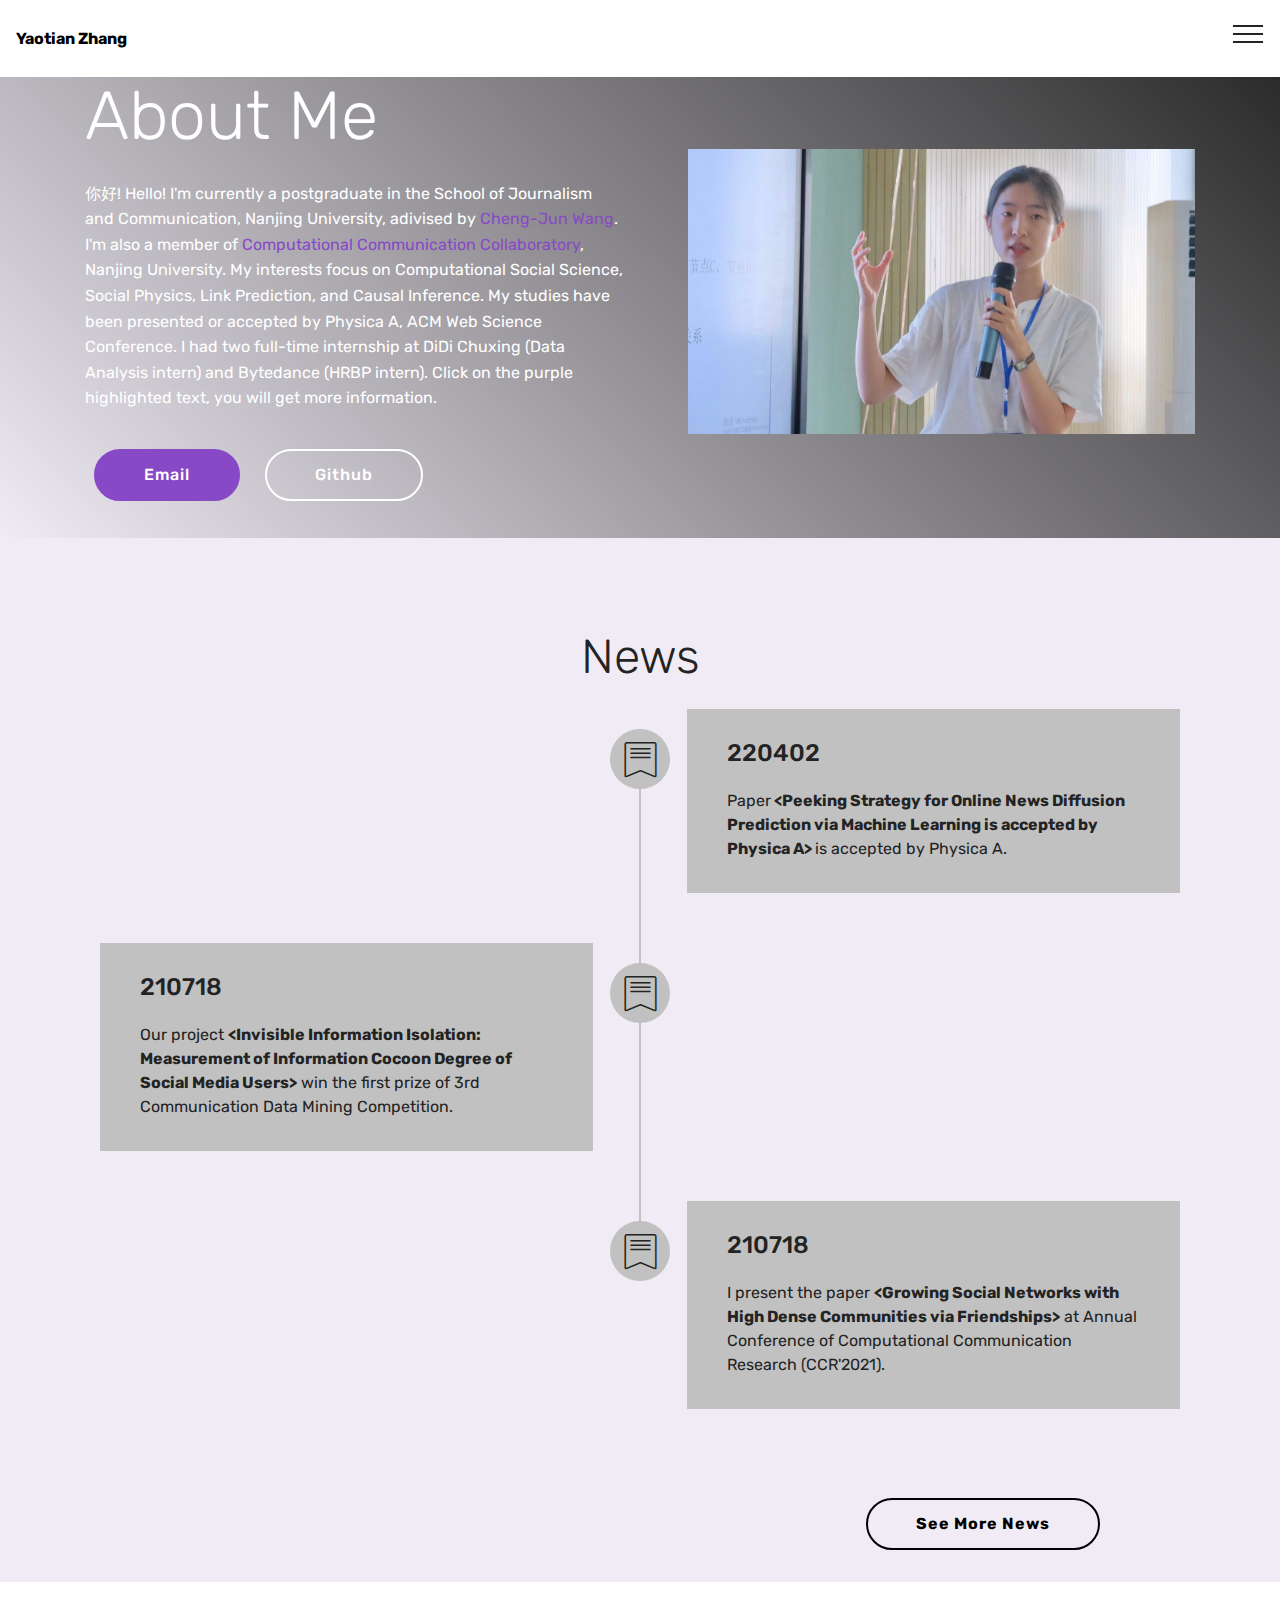
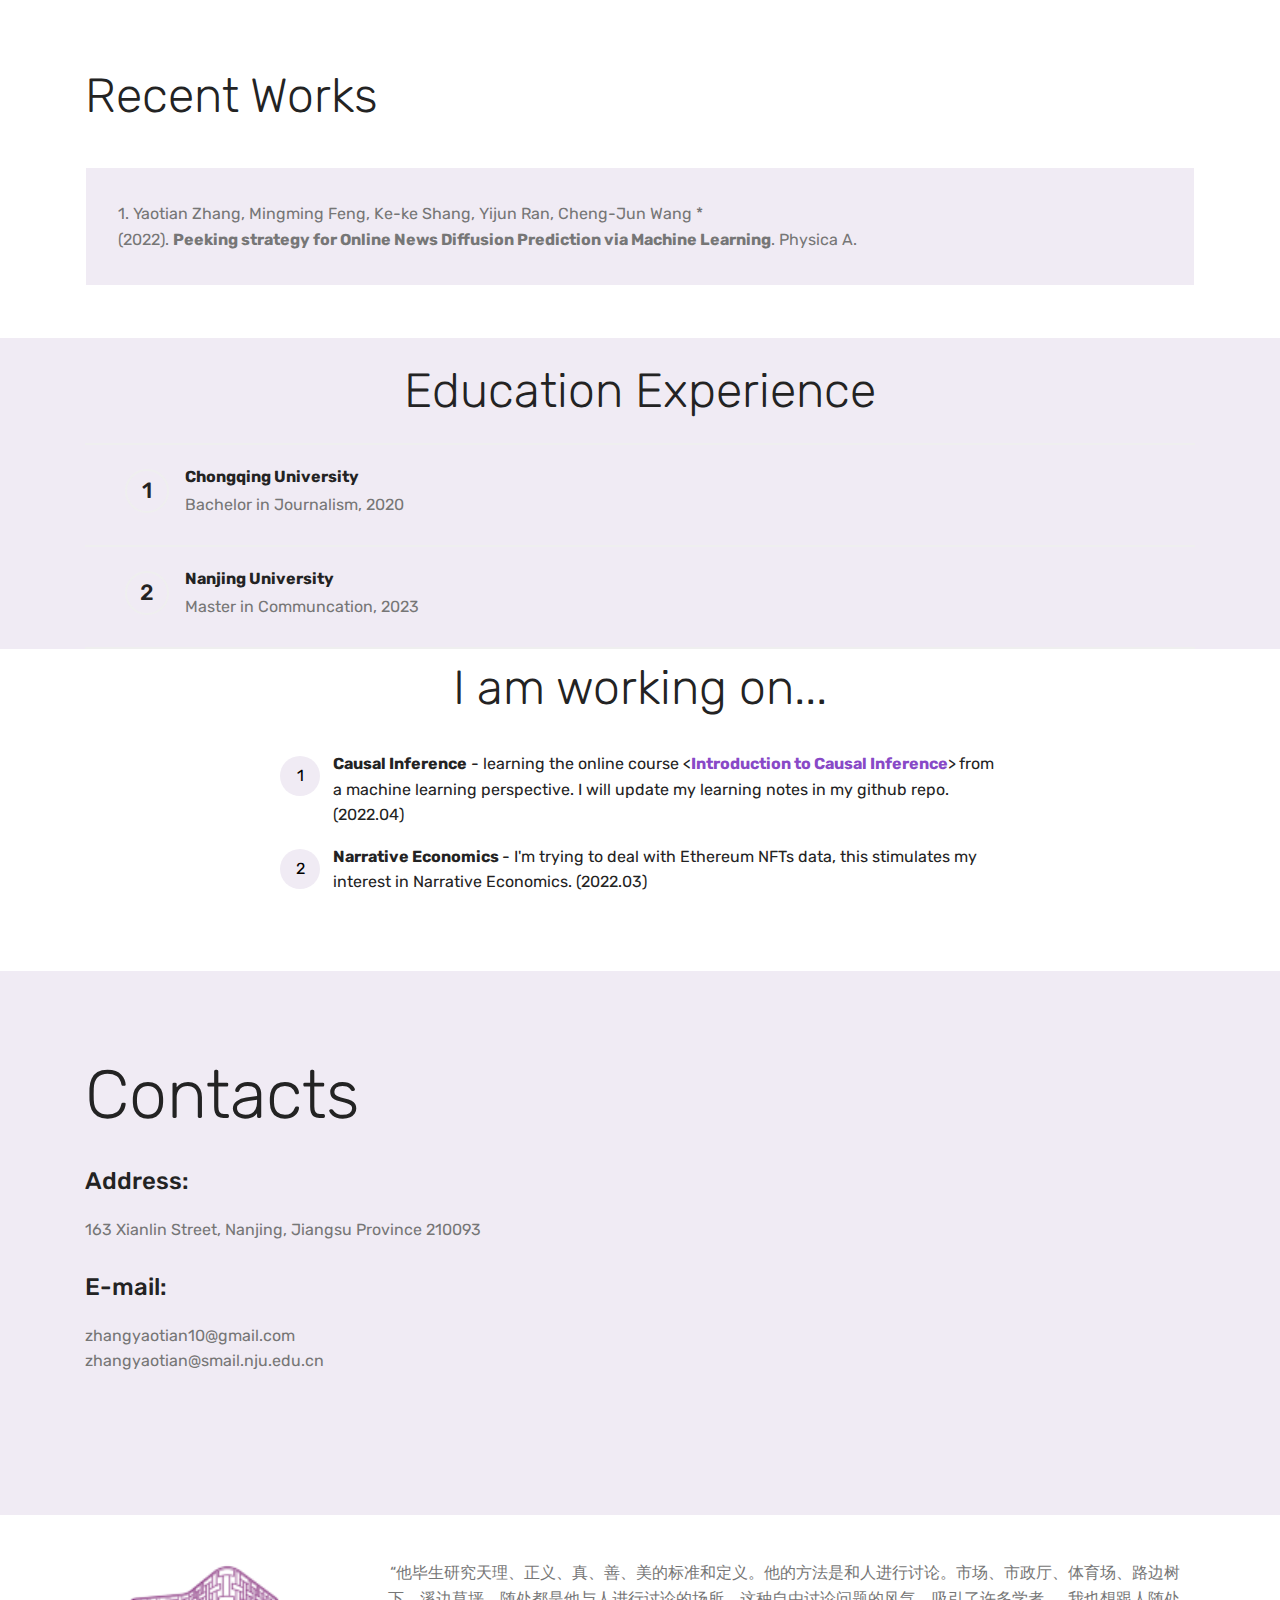
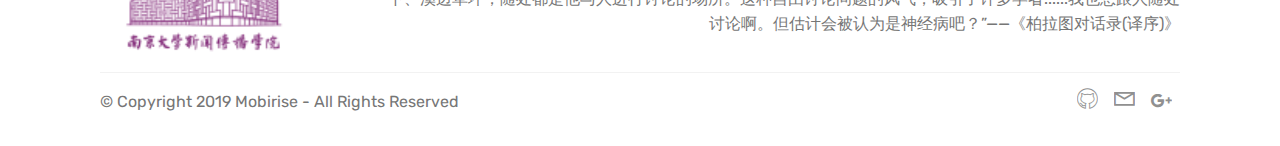
<file: index.html>
<!DOCTYPE html>
<html  >
<head>
  <!-- Site made with Mobirise Website Builder v4.12.0, https://mobirise.com -->
  <meta charset="UTF-8">
  <meta http-equiv="X-UA-Compatible" content="IE=edge">
  <meta name="generator" content="Mobirise v4.12.0, mobirise.com">
  <meta name="twitter:card" content="summary_large_image"/>
  <meta name="twitter:image:src" content="assets/images/index-meta.jpg">
  <meta property="og:image" content="assets/images/index-meta.jpg">
  <meta name="twitter:title" content="Yao-Tian Zhang">
  <meta name="viewport" content="width=device-width, initial-scale=1, minimum-scale=1">
  <link rel="shortcut icon" href="assets/images/128x128-2.png" type="image/x-icon">
  <meta name="description" content="">
  
  <title>Yao-Tian Zhang</title>
  <link rel="stylesheet" href="assets/web/assets/mobirise-icons2/mobirise2.css">
  <link rel="stylesheet" href="assets/web/assets/mobirise-icons/mobirise-icons.css">
  <link rel="stylesheet" href="assets/bootstrap/css/bootstrap.min.css">
  <link rel="stylesheet" href="assets/bootstrap/css/bootstrap-grid.min.css">
  <link rel="stylesheet" href="assets/bootstrap/css/bootstrap-reboot.min.css">
  <link rel="stylesheet" href="assets/tether/tether.min.css">
  <link rel="stylesheet" href="assets/socicon/css/styles.css">
  <link rel="stylesheet" href="assets/dropdown/css/style.css">
  <link rel="stylesheet" href="assets/theme/css/style.css">
  <link rel="preload" as="style" href="assets/mobirise/css/mbr-additional.css"><link rel="stylesheet" href="assets/mobirise/css/mbr-additional.css" type="text/css">
  
  
  
</head>
<body>
  <section class="menu cid-rQ9PuLYKyo" once="menu" id="menu2-5">

    

    <nav class="navbar navbar-expand beta-menu navbar-dropdown align-items-center navbar-fixed-top collapsed">
        <button class="navbar-toggler navbar-toggler-right" type="button" data-toggle="collapse" data-target="#navbarSupportedContent" aria-controls="navbarSupportedContent" aria-expanded="false" aria-label="Toggle navigation">
            <div class="hamburger">
                <span></span>
                <span></span>
                <span></span>
                <span></span>
            </div>
        </button>
        <div class="menu-logo">
            <div class="navbar-brand">
                
                <span class="navbar-caption-wrap"><a class="navbar-caption text-black display-4" href="#top">
                        Yaotian Zhang</a></span>
            </div>
        </div>
        <div class="collapse navbar-collapse" id="navbarSupportedContent">
            <ul class="navbar-nav nav-dropdown" data-app-modern-menu="true"><li class="nav-item">
                    <a class="nav-link link text-black display-4" href="index.html#header3-9">About me</a>
                </li><li class="nav-item"><a class="nav-link link text-black display-4" href="index.html#timeline2-f">News&nbsp;<br></a></li><li class="nav-item"><a class="nav-link link text-black display-4" href="index.html#services5-g">Works<br></a></li><li class="nav-item"><a class="nav-link link text-black display-4" href="index.html#counters4-6">Education</a></li><li class="nav-item"><a class="nav-link link text-black display-4" href="index.html#contacts1-c">Contacts<br></a></li></ul>
            <div class="navbar-buttons mbr-section-btn"><a class="btn btn-sm btn-primary display-4" href="tel:+1-234-567-8901">
                    <span class="btn-icon mbri-mobile mbr-iconfont mbr-iconfont-btn">
                    </span>
                    +1-234-567-8901
                </a></div>
        </div>
    </nav>
</section>

<section class="engine"><a href="https://mobirise.info/o">portfolio web templates</a></section><section class="header3 cid-sbbjoMLvgi" id="header3-9">

    

    

    <div class="container">
        <div class="media-container-row">
            <div class="mbr-figure" style="width: 100%;">
                <img src="assets/images/12271649853311-.pic-hd-1014x571.jpeg" alt="Mobirise" title="">
            </div>

            <div class="media-content">
                <h1 class="mbr-section-title mbr-white pb-3 mbr-fonts-style display-1">
                    About Me</h1>
                
                <div class="mbr-section-text mbr-white pb-3 ">
                    <p class="mbr-text mbr-fonts-style display-7">你好! Hello! I'm currently a postgraduate in the School of Journalism and Communication, Nanjing University, adivised by <a href="https://chengjunwang.com/">Cheng-Jun Wang</a>. I'm also a member of <a href="https://chengjun.github.io/socrateslab/">Computational Communication Collaboratory</a>, Nanjing University. My interests focus on Computational Social Science, Social Physics, Link Prediction, and Causal Inference. My studies have been presented or accepted by Physica A, ACM Web Science Conference. I had two full-time internship at DiDi Chuxing (Data Analysis intern) and Bytedance (HRBP intern). Click on the purple highlighted text, you will get more information.</p>
                </div>
                <div class="mbr-section-btn"><a class="btn btn-md btn-primary display-4" href="mailto:mg20110036@smail.nju.edu.cn">Email</a>
                    <a class="btn btn-md btn-white-outline display-4" href="https://github.com/yaotianzhang">Github<br></a></div>
            </div>
        </div>
    </div>

</section>

<section class="timeline2 cid-t2Tb5MCcW1" id="timeline2-f">

    

    

    <div class="container align-center">
        <h2 class="mbr-section-title pb-3 mbr-fonts-style display-2">
            News</h2>
        

        <div class="container timelines-container" mbri-timelines="">
            <!--1-->
            <div class="row timeline-element reverse separline">
                <span class="iconsBackground">
                    <span class="mbr-iconfont mbri-bookmark"></span>
                </span>          
                <div class="col-xs-12 col-md-6 align-left">
                    <div class="timeline-text-content">
                        <h4 class="mbr-timeline-title pb-3 mbr-fonts-style display-5">
                            220402</h4>
                        <p class="mbr-timeline-text mbr-fonts-style display-7">Paper<strong> &lt;Peeking Strategy for Online News Diffusion Prediction via Machine Learning is accepted by Physica A&gt; </strong>is accepted by Physica A.</p>
                     </div>
                </div>
            </div>
            <!--2-->
            <div class="row timeline-element  separline">
                <span class="iconsBackground">
                    <span class="mbr-iconfont mbri-bookmark"></span>
                </span>
                <div class="col-xs-12 col-md-6 align-left ">
                    <div class="timeline-text-content">
                        <h4 class="mbr-timeline-title pb-3 mbr-fonts-style display-5">
                            210718</h4>
                        <p class="mbr-timeline-text mbr-fonts-style display-7">
                            Our project <strong>&lt;Invisible Information Isolation: Measurement of Information Cocoon Degree of Social Media Users&gt;</strong> win the first prize of 3rd Communication Data Mining Competition.</p>
                    </div>
                </div>
            </div>
            <!--3-->
            <div class="row timeline-element reverse">
                <span class="iconsBackground">
                    <span class="mbr-iconfont mbri-bookmark"></span>
                </span>
                <div class="col-xs-12 col-md-6 align-left">
                    <div class="timeline-text-content">
                        <h4 class="mbr-timeline-title pb-3 mbr-fonts-style display-5">210718</h4>      
                        <p class="mbr-timeline-text mbr-fonts-style display-7">I present the paper <strong>&lt;Growing Social Networks with High Dense Communities via Friendships&gt;</strong>&nbsp;<growing social="" networks="" with="" high="" dense="" communities="" via="" friendships="">at Annual Conference of Computational Communication Research (CCR'2021).</growing></p>
                    </div>
                </div>
            </div>
            <!--4-->
            
            <!--5-->
            
            <!--6-->
            
            <!--7-->
            
            <!--8-->
            
            <!--9-->
            
            <!--10-->
            
            <!--11-->
            
            <!--12-->
            
        </div>
    </div>
</section>

<section class="mbr-section info1 cid-t2Xf3GGycZ" id="info1-10">

    

    
    <div class="container">
        <div class="row justify-content-center content-row">
            <div class="media-container-column title col-12 col-lg-7 col-md-6">
                
                
            </div>
            <div class="media-container-column col-12 col-lg-3 col-md-4">
                <div class="mbr-section-btn align-right py-4"><a class="btn btn-black-outline display-4" href="page1.html"><strong>See More News</strong></a></div>
            </div>
        </div>
    </div>
</section>

<section class="services5 cid-t2TfhgJKYn" id="services5-g">
    <!---->
    
    <!---->
    <!--Overlay-->
    
    <!--Container-->
    <div class="container">
        <div class="row">
            <!--Titles-->
            <div class="title pb-5 col-12">
                <h2 class="align-left mbr-fonts-style m-0 display-2">Recent Works</h2>
                
            </div>
            <!--Card-1-->
            <div class="card px-3 col-12">
                <div class="card-wrapper media-container-row media-container-row">
                    <div class="card-box">
                        
                        <div class="bottom-line">
                            <p class="mbr-text mbr-fonts-style m-0 b-descr display-7">1. Yaotian Zhang, Mingming Feng, Ke-ke Shang, Yijun Ran, Cheng-Jun Wang * <br>(2022). <strong>Peeking strategy for Online News Diffusion Prediction via Machine Learning</strong>. Physica A.</p>
                        </div>
                    </div>
                </div>
            </div>
            <!--Card-2-->
            
            <!--Card-3-->
            
            <!--Card-4-->
            
            <!--Card-5-->
            
            <!--Card-6-->
            
            <!--Card-7-->
            
            <!--Card-8-->
            
            <!--Card-9-->
            
            <!--Card-10-->
            
            <!--Card-11-->
            
            <!--Card-12-->
            
        </div>
    </div>
</section>

<section class="counters4 counters cid-sbbe4hWiQe" id="counters4-6">

    

    

    <div class="container pt-4 mt-2">
        <h2 class="mbr-section-title pb-3 align-center mbr-fonts-style display-2">Education Experience</h2>
        
        <div>
            
            <div class="cards-block">
                <div class="cards-container">
                    <div class="card px-3 align-left col-12">
                        <div class="panel-item p-4 d-flex align-items-start">
                            <div class="card-img pr-3">
                                <h3 class="img-text d-flex align-items-center justify-content-center">
                                    1
                                </h3>
                            </div>
                            <div class="card-text">
                                <h4 class="mbr-content-title mbr-bold mbr-fonts-style display-7">Chongqing University</h4>
                                <p class="mbr-content-text mbr-fonts-style display-7">Bachelor in Journalism, 2020<br></p>
                            </div>
                        </div>
                    </div>
                    <div class="card px-3 align-left col-12">
                        <div class="panel-item p-4 d-flex align-items-start">
                            <div class="card-img pr-3">
                                <h3 class="img-text d-flex align-items-center justify-content-center">
                                    2
                                </h3>
                            </div>
                            <div class="card-text">
                                <h4 class="mbr-content-title mbr-bold mbr-fonts-style display-7">Nanjing University</h4>
                                <p class="mbr-content-text mbr-fonts-style display-7">Master in Communcation, 2023<br></p>
                            </div>
                        </div>
                    </div>
                    
                    
                </div>
            </div>
        </div>
    </div>
</section>

<section class="mbr-section content4 cid-t2Ti8qnXCl" id="content4-j">

    

    <div class="container">
        <div class="media-container-row">
            <div class="title col-12 col-md-8">
                <h2 class="align-center pb-3 mbr-fonts-style display-2">I am working on...</h2>
                
                
            </div>
        </div>
    </div>
</section>

<section class="mbr-section article content11 cid-t2Ti2KOwZk" id="content11-i">
     

    <div class="container">
        <div class="media-container-row">
            <div class="mbr-text counter-container col-12 col-md-8 mbr-fonts-style display-7">
                <ol>
                    <li><strong>Causal Inference</strong>&nbsp;- learning the online course &lt;<a href="https://www.bradyneal.com/causal-inference-course" style="font-weight: bold;">Introduction to Causal Inference</a>&gt;<strong>&nbsp;</strong>from a machine learning perspective. I will update my learning notes in my github repo. (2022.04)</li>
                    <li><strong>Narrative Economics&nbsp;</strong>- I'm trying to deal with Ethereum NFTs data, this stimulates my interest in Narrative Economics. (2022.03)</li>
                </ol>
            </div>
        </div>
    </div>
</section>

<section class="mbr-section contacts1 cid-sbbGrVynRx" id="contacts1-c">
    <!---->
    
    <!---->
    <!--Overlay-->
    
    <!--Container-->
    <div class="container">
        <div class="row">
            <!--Titles-->
            <div class="title col-12">
                <h2 class="align-left mbr-fonts-style display-1">Contacts
                </h2>
                
            </div>
            <!--Left-->
            <div class="col-12 col-md-6">
                <div class="left-block wrapper">
                    <div class="b b-adress">
                        <h5 class="align-left mbr-fonts-style m-0 display-5">
                            Address:
                        </h5>
                        <p class="mbr-text align-left mbr-fonts-style display-7">163 Xianlin Street, Nanjing, Jiangsu Province 210093<br></p>
                    </div>
                    
                    <div class="b b-mail">
                        <h5 class="align-left mbr-fonts-style m-0 display-5">
                            E-mail:
                        </h5>
                        <p class="mbr-text align-left mbr-fonts-style display-7">zhangyaotian10@gmail.com<br>zhangyaotian@smail.nju.edu.cn</p>
                    </div>
                </div>
            </div>
            <!--Right-->
            <div class="col-12 col-md-6">
                <div class="google-map"><iframe frameborder="0" style="border:0" src="https://www.google.com/maps/embed?pb=!1m18!1m12!1m3!1d54068.76243437514!2d118.9405013923453!3d32.11526285171624!2m3!1f0!2f0!3f0!3m2!1i1024!2i768!4f13.1!3m3!1m2!1s0x0%3A0x6e7d88652d8ac737!2z5Y2X5Lqs5aSn5a2m5LuZ5p6X5qCh5Yy677yI5Y2X6Zeo77yJ!5e0!3m2!1szh-CN!2sus!4v1600657441343!5m2!1szh-CN!2sus" allowfullscreen=""></iframe></div>
            </div>
        </div>
    </div>
</section>

<section class="cid-t2W2SAMlWQ" id="footer5-o">

    

    

    <div class="container">
        <div class="media-container-row">
            <div class="col-md-3">
                <div class="media-wrap">
                    <a href="https://jc.nju.edu.cn/main.htm" target="_blank">
                       <img src="assets/images/logo-288x62.png" alt="Mobirise" title="">
                    </a>
                </div>
            </div>
            <div class="col-md-9">
                <p class="mbr-text align-right links mbr-fonts-style display-7">“他毕生研究天理、正义、真、善、美的标准和定义。他的方法是和人进行讨论。市场、市政厅、体育场、路边树下、溪边草坪，随处都是他与人进行讨论的场所。这种自由讨论问题的风气，吸引了许多学者......我也想跟人随处讨论啊。但估计会被认为是神经病吧？”——《柏拉图对话录(译序)》</p>
            </div>
        </div>
        <div class="footer-lower">
            <div class="media-container-row">
                <div class="col-md-12">
                    <hr>
                </div>
            </div>
            <div class="media-container-row mbr-white">
                <div class="col-md-6 copyright">
                    <p class="mbr-text mbr-fonts-style display-7">
                        © Copyright 2019 Mobirise - All Rights Reserved
                    </p>
                </div>
                <div class="col-md-6">
                    <div class="social-list align-right">
                        <div class="soc-item">
                            <a href="https://twitter.com/mobirise" target="_blank">
                                <span class="mbr-iconfont mbr-iconfont-social mbri-github"></span>
                            </a>
                        </div>
                        <div class="soc-item">
                            <a href="mailto:zhangyaotian10@gmail.com">
                                <span class="mbr-iconfont mbr-iconfont-social mobi-mbri-letter mobi-mbri"></span>
                            </a>
                        </div>
                        <div class="soc-item">
                            <a href="https://scholar.google.com/citations?user=SiAqQboAAAAJ&hl=en" target="_blank">
                                <span class="mbr-iconfont mbr-iconfont-social socicon-googleplus socicon"></span>
                            </a>
                        </div>
                        
                        
                        
                    </div>
                </div>
            </div>
        </div>
    </div>
</section>


  <script src="assets/web/assets/jquery/jquery.min.js"></script>
  <script src="assets/popper/popper.min.js"></script>
  <script src="assets/bootstrap/js/bootstrap.min.js"></script>
  <script src="assets/smoothscroll/smooth-scroll.js"></script>
  <script src="assets/tether/tether.min.js"></script>
  <script src="assets/touchswipe/jquery.touch-swipe.min.js"></script>
  <script src="assets/viewportchecker/jquery.viewportchecker.js"></script>
  <script src="assets/dropdown/js/nav-dropdown.js"></script>
  <script src="assets/dropdown/js/navbar-dropdown.js"></script>
  <script src="assets/theme/js/script.js"></script>
  
  
</body>
</html>
</file>
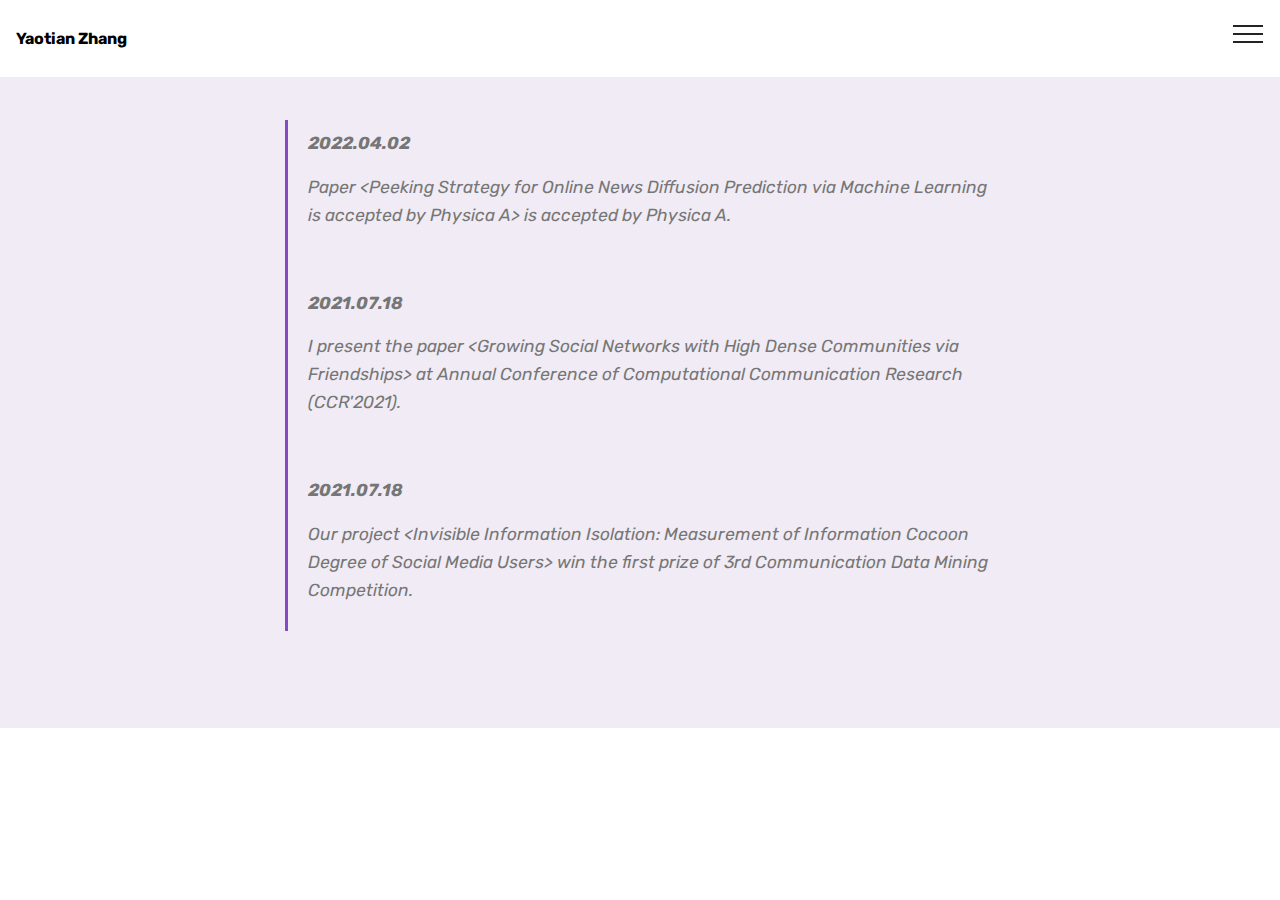
<file: page1.html>
<!DOCTYPE html>
<html  >
<head>
  <!-- Site made with Mobirise Website Builder v4.12.0, https://mobirise.com -->
  <meta charset="UTF-8">
  <meta http-equiv="X-UA-Compatible" content="IE=edge">
  <meta name="generator" content="Mobirise v4.12.0, mobirise.com">
  <meta name="viewport" content="width=device-width, initial-scale=1, minimum-scale=1">
  <link rel="shortcut icon" href="assets/images/128x128-2.png" type="image/x-icon">
  <meta name="description" content="Web Site Maker Description">
  
  <title>News Page</title>
  <link rel="stylesheet" href="assets/web/assets/mobirise-icons/mobirise-icons.css">
  <link rel="stylesheet" href="assets/bootstrap/css/bootstrap.min.css">
  <link rel="stylesheet" href="assets/bootstrap/css/bootstrap-grid.min.css">
  <link rel="stylesheet" href="assets/bootstrap/css/bootstrap-reboot.min.css">
  <link rel="stylesheet" href="assets/tether/tether.min.css">
  <link rel="stylesheet" href="assets/dropdown/css/style.css">
  <link rel="stylesheet" href="assets/theme/css/style.css">
  <link rel="preload" as="style" href="assets/mobirise/css/mbr-additional.css"><link rel="stylesheet" href="assets/mobirise/css/mbr-additional.css" type="text/css">
  
  
  
</head>
<body>
  <section class="menu cid-t2Xess0aay" once="menu" id="menu2-v">

    

    <nav class="navbar navbar-expand beta-menu navbar-dropdown align-items-center navbar-fixed-top collapsed">
        <button class="navbar-toggler navbar-toggler-right" type="button" data-toggle="collapse" data-target="#navbarSupportedContent" aria-controls="navbarSupportedContent" aria-expanded="false" aria-label="Toggle navigation">
            <div class="hamburger">
                <span></span>
                <span></span>
                <span></span>
                <span></span>
            </div>
        </button>
        <div class="menu-logo">
            <div class="navbar-brand">
                
                <span class="navbar-caption-wrap"><a class="navbar-caption text-black display-4" href="#top">
                        Yaotian Zhang</a></span>
            </div>
        </div>
        <div class="collapse navbar-collapse" id="navbarSupportedContent">
            <ul class="navbar-nav nav-dropdown nav-right" data-app-modern-menu="true"><li class="nav-item">
                    <a class="nav-link link text-black display-4" href="index.html#header3-9">About me</a>
                </li><li class="nav-item"><a class="nav-link link text-black display-4" href="index.html#timeline2-f">News&nbsp;<br></a></li><li class="nav-item"><a class="nav-link link text-black display-4" href="index.html#services5-g">Works<br></a></li><li class="nav-item"><a class="nav-link link text-black display-4" href="index.html#counters4-6">Education</a></li><li class="nav-item"><a class="nav-link link text-black display-4" href="index.html#contacts1-c">Contacts<br></a></li></ul>
            
        </div>
    </nav>
</section>

<section class="engine"><a href="https://mobirise.info/p">site templates free download</a></section><section class="mbr-section article content1 cid-t2XessnvZI" id="content2-w">

     

    <div class="container">
        <div class="media-container-row">
            <div class="mbr-text col-12 col-md-8 mbr-fonts-style display-7">
                <blockquote><p><strong>2022.04.02</strong></p><p>Paper &lt;Peeking Strategy for Online News Diffusion Prediction via Machine Learning is accepted by Physica A&gt; is accepted by Physica A.</p><p><br></p><p><strong>2021.07.18</strong></p><p>I present the paper &lt;Growing Social Networks with High Dense Communities via Friendships&gt; at Annual Conference of Computational Communication Research (CCR'2021).</p><p><br></p><p><strong>2021.07.18</strong></p><p><span style="font-size: 1.09rem;">Our project &lt;Invisible Information Isolation: Measurement of Information Cocoon Degree of Social Media Users&gt; win the first prize of 3rd Communication Data Mining Competition.</span></p></blockquote>
            </div>
        </div>
    </div>
</section>


  <script src="assets/web/assets/jquery/jquery.min.js"></script>
  <script src="assets/popper/popper.min.js"></script>
  <script src="assets/bootstrap/js/bootstrap.min.js"></script>
  <script src="assets/tether/tether.min.js"></script>
  <script src="assets/smoothscroll/smooth-scroll.js"></script>
  <script src="assets/dropdown/js/nav-dropdown.js"></script>
  <script src="assets/dropdown/js/navbar-dropdown.js"></script>
  <script src="assets/touchswipe/jquery.touch-swipe.min.js"></script>
  <script src="assets/theme/js/script.js"></script>
  
  
</body>
</html>
</file>
<file: assets/web/assets/mobirise-icons2/mobirise2.css>
@font-face {
  font-family: 'Moririse2';
  font-display: swap;
  src:  url('mobirise2.eot?f2bix4');
  src:  url('mobirise2.eot?f2bix4#iefix') format('embedded-opentype'),
    url('mobirise2.ttf?f2bix4') format('truetype'),
    url('mobirise2.woff?f2bix4') format('woff'),
    url('mobirise2.svg?f2bix4#mobirise2') format('svg');
  font-weight: normal;
  font-style: normal;
}

[class^="mobi-"], [class*=" mobi-"] {
  /* use !important to prevent issues with browser extensions that change fonts */
  font-family: 'Moririse2' !important;
  speak: none;
  font-style: normal;
  font-weight: normal;
  font-variant: normal;
  text-transform: none;
  line-height: 1;

  /* Better Font Rendering =========== */
  -webkit-font-smoothing: antialiased;
  -moz-osx-font-smoothing: grayscale;
}

.mobi-mbri-add-submenu:before {
  content: "\e900";
}
.mobi-mbri-alert:before {
  content: "\e901";
}
.mobi-mbri-align-center:before {
  content: "\e902";
}
.mobi-mbri-align-justify:before {
  content: "\e903";
}
.mobi-mbri-align-left:before {
  content: "\e904";
}
.mobi-mbri-align-right:before {
  content: "\e905";
}
.mobi-mbri-android:before {
  content: "\e906";
}
.mobi-mbri-apple:before {
  content: "\e907";
}
.mobi-mbri-arrow-down:before {
  content: "\e908";
}
.mobi-mbri-arrow-next:before {
  content: "\e909";
}
.mobi-mbri-arrow-prev:before {
  content: "\e90a";
}
.mobi-mbri-arrow-up:before {
  content: "\e90b";
}
.mobi-mbri-bold:before {
  content: "\e90c";
}
.mobi-mbri-bookmark:before {
  content: "\e90d";
}
.mobi-mbri-bootstrap:before {
  content: "\e90e";
}
.mobi-mbri-briefcase:before {
  content: "\e90f";
}
.mobi-mbri-browse:before {
  content: "\e910";
}
.mobi-mbri-bulleted-list:before {
  content: "\e911";
}
.mobi-mbri-calendar:before {
  content: "\e912";
}
.mobi-mbri-camera:before {
  content: "\e913";
}
.mobi-mbri-cart-add:before {
  content: "\e914";
}
.mobi-mbri-cart-full:before {
  content: "\e915";
}
.mobi-mbri-cash:before {
  content: "\e916";
}
.mobi-mbri-change-style:before {
  content: "\e917";
}
.mobi-mbri-chat:before {
  content: "\e918";
}
.mobi-mbri-clock:before {
  content: "\e919";
}
.mobi-mbri-close:before {
  content: "\e91a";
}
.mobi-mbri-cloud:before {
  content: "\e91b";
}
.mobi-mbri-code:before {
  content: "\e91c";
}
.mobi-mbri-contact-form:before {
  content: "\e91d";
}
.mobi-mbri-credit-card:before {
  content: "\e91e";
}
.mobi-mbri-cursor-click:before {
  content: "\e91f";
}
.mobi-mbri-cust-feedback:before {
  content: "\e920";
}
.mobi-mbri-database:before {
  content: "\e921";
}
.mobi-mbri-delivery:before {
  content: "\e922";
}
.mobi-mbri-desktop:before {
  content: "\e923";
}
.mobi-mbri-devices:before {
  content: "\e924";
}
.mobi-mbri-down:before {
  content: "\e925";
}
.mobi-mbri-download-2:before {
  content: "\e926";
}
.mobi-mbri-download:before {
  content: "\e927";
}
.mobi-mbri-drag-n-drop-2:before {
  content: "\e928";
}
.mobi-mbri-drag-n-drop:before {
  content: "\e929";
}
.mobi-mbri-edit-2:before {
  content: "\e92a";
}
.mobi-mbri-edit:before {
  content: "\e92b";
}
.mobi-mbri-error:before {
  content: "\e92c";
}
.mobi-mbri-extension:before {
  content: "\e92d";
}
.mobi-mbri-features:before {
  content: "\e92e";
}
.mobi-mbri-file:before {
  content: "\e92f";
}
.mobi-mbri-flag:before {
  content: "\e930";
}
.mobi-mbri-folder:before {
  content: "\e931";
}
.mobi-mbri-gift:before {
  content: "\e932";
}
.mobi-mbri-github:before {
  content: "\e933";
}
.mobi-mbri-globe-2:before {
  content: "\e934";
}
.mobi-mbri-globe:before {
  content: "\e935";
}
.mobi-mbri-growing-chart:before {
  content: "\e936";
}
.mobi-mbri-hearth:before {
  content: "\e937";
}
.mobi-mbri-help:before {
  content: "\e938";
}
.mobi-mbri-home:before {
  content: "\e939";
}
.mobi-mbri-hot-cup:before {
  content: "\e93a";
}
.mobi-mbri-idea:before {
  content: "\e93b";
}
.mobi-mbri-image-gallery:before {
  content: "\e93c";
}
.mobi-mbri-image-slider:before {
  content: "\e93d";
}
.mobi-mbri-info:before {
  content: "\e93e";
}
.mobi-mbri-italic:before {
  content: "\e93f";
}
.mobi-mbri-key:before {
  content: "\e940";
}
.mobi-mbri-laptop:before {
  content: "\e941";
}
.mobi-mbri-layers:before {
  content: "\e942";
}
.mobi-mbri-left-right:before {
  content: "\e943";
}
.mobi-mbri-left:before {
  content: "\e944";
}
.mobi-mbri-letter:before {
  content: "\e945";
}
.mobi-mbri-like:before {
  content: "\e946";
}
.mobi-mbri-link:before {
  content: "\e947";
}
.mobi-mbri-lock:before {
  content: "\e948";
}
.mobi-mbri-login:before {
  content: "\e949";
}
.mobi-mbri-logout:before {
  content: "\e94a";
}
.mobi-mbri-magic-stick:before {
  content: "\e94b";
}
.mobi-mbri-map-pin:before {
  content: "\e94c";
}
.mobi-mbri-menu:before {
  content: "\e94d";
}
.mobi-mbri-mobile-2:before {
  content: "\e94e";
}
.mobi-mbri-mobile-horizontal:before {
  content: "\e94f";
}
.mobi-mbri-mobile:before {
  content: "\e950";
}
.mobi-mbri-mobirise:before {
  content: "\e951";
}
.mobi-mbri-more-horizontal:before {
  content: "\e952";
}
.mobi-mbri-more-vertical:before {
  content: "\e953";
}
.mobi-mbri-music:before {
  content: "\e954";
}
.mobi-mbri-new-file:before {
  content: "\e955";
}
.mobi-mbri-numbered-list:before {
  content: "\e956";
}
.mobi-mbri-opened-folder:before {
  content: "\e957";
}
.mobi-mbri-pages:before {
  content: "\e958";
}
.mobi-mbri-paper-plane:before {
  content: "\e959";
}
.mobi-mbri-paperclip:before {
  content: "\e95a";
}
.mobi-mbri-phone:before {
  content: "\e95b";
}
.mobi-mbri-photo:before {
  content: "\e95c";
}
.mobi-mbri-photos:before {
  content: "\e95d";
}
.mobi-mbri-pin:before {
  content: "\e95e";
}
.mobi-mbri-play:before {
  content: "\e95f";
}
.mobi-mbri-plus:before {
  content: "\e960";
}
.mobi-mbri-preview:before {
  content: "\e961";
}
.mobi-mbri-print:before {
  content: "\e962";
}
.mobi-mbri-protect:before {
  content: "\e963";
}
.mobi-mbri-question:before {
  content: "\e964";
}
.mobi-mbri-quote-left:before {
  content: "\e965";
}
.mobi-mbri-quote-right:before {
  content: "\e966";
}
.mobi-mbri-redo:before {
  content: "\e967";
}
.mobi-mbri-refresh:before {
  content: "\e968";
}
.mobi-mbri-responsive-2:before {
  content: "\e969";
}
.mobi-mbri-responsive:before {
  content: "\e96a";
}
.mobi-mbri-right:before {
  content: "\e96b";
}
.mobi-mbri-rocket:before {
  content: "\e96c";
}
.mobi-mbri-sad-face:before {
  content: "\e96d";
}
.mobi-mbri-sale:before {
  content: "\e96e";
}
.mobi-mbri-save:before {
  content: "\e96f";
}
.mobi-mbri-search:before {
  content: "\e970";
}
.mobi-mbri-setting-2:before {
  content: "\e971";
}
.mobi-mbri-setting-3:before {
  content: "\e972";
}
.mobi-mbri-setting:before {
  content: "\e973";
}
.mobi-mbri-share:before {
  content: "\e974";
}
.mobi-mbri-shopping-bag:before {
  content: "\e975";
}
.mobi-mbri-shopping-basket:before {
  content: "\e976";
}
.mobi-mbri-shopping-cart:before {
  content: "\e977";
}
.mobi-mbri-sites:before {
  content: "\e978";
}
.mobi-mbri-smile-face:before {
  content: "\e979";
}
.mobi-mbri-speed:before {
  content: "\e97a";
}
.mobi-mbri-star:before {
  content: "\e97b";
}
.mobi-mbri-success:before {
  content: "\e97c";
}
.mobi-mbri-sun:before {
  content: "\e97d";
}
.mobi-mbri-sun2:before {
  content: "\e97e";
}
.mobi-mbri-tablet-vertical:before {
  content: "\e97f";
}
.mobi-mbri-tablet:before {
  content: "\e980";
}
.mobi-mbri-target:before {
  content: "\e981";
}
.mobi-mbri-timer:before {
  content: "\e982";
}
.mobi-mbri-to-ftp:before {
  content: "\e983";
}
.mobi-mbri-to-local-drive:before {
  content: "\e984";
}
.mobi-mbri-touch-swipe:before {
  content: "\e985";
}
.mobi-mbri-touch:before {
  content: "\e986";
}
.mobi-mbri-trash:before {
  content: "\e987";
}
.mobi-mbri-underline:before {
  content: "\e988";
}
.mobi-mbri-undo:before {
  content: "\e989";
}
.mobi-mbri-unlink:before {
  content: "\e98a";
}
.mobi-mbri-unlock:before {
  content: "\e98b";
}
.mobi-mbri-up-down:before {
  content: "\e98c";
}
.mobi-mbri-up:before {
  content: "\e98d";
}
.mobi-mbri-update:before {
  content: "\e98e";
}
.mobi-mbri-upload-2:before {
  content: "\e98f";
}
.mobi-mbri-upload:before {
  content: "\e990";
}
.mobi-mbri-user-2:before {
  content: "\e991";
}
.mobi-mbri-user:before {
  content: "\e992";
}
.mobi-mbri-users:before {
  content: "\e993";
}
.mobi-mbri-video-play:before {
  content: "\e994";
}
.mobi-mbri-video:before {
  content: "\e995";
}
.mobi-mbri-watch:before {
  content: "\e996";
}
.mobi-mbri-website-theme-2:before {
  content: "\e997";
}
.mobi-mbri-website-theme:before {
  content: "\e998";
}
.mobi-mbri-wifi:before {
  content: "\e999";
}
.mobi-mbri-windows:before {
  content: "\e99a";
}
.mobi-mbri-zoom-in:before {
  content: "\e99b";
}
.mobi-mbri-zoom-out:before {
  content: "\e99c";
}
</file>
<file: assets/web/assets/mobirise-icons/mobirise-icons.css>
@font-face {
  font-family: 'MobiriseIcons';
  src:  url('mobirise-icons.eot?spat4u');
  src:  url('mobirise-icons.eot?spat4u#iefix') format('embedded-opentype'),
    url('mobirise-icons.ttf?spat4u') format('truetype'),
    url('mobirise-icons.woff?spat4u') format('woff'),
    url('mobirise-icons.svg?spat4u#MobiriseIcons') format('svg');
  font-weight: normal;
  font-style: normal;
  font-display: swap;
}

[class^="mbri-"], [class*=" mbri-"] {
  /* use !important to prevent issues with browser extensions that change fonts */
  font-family: MobiriseIcons !important;
  speak: none;
  font-style: normal;
  font-weight: normal;
  font-variant: normal;
  text-transform: none;
  line-height: 1;

  /* Better Font Rendering =========== */
  -webkit-font-smoothing: antialiased;
  -moz-osx-font-smoothing: grayscale;
}

.mbri-add-submenu:before {
  content: "\e900";
}
.mbri-alert:before {
  content: "\e901";
}
.mbri-align-center:before {
  content: "\e902";
}
.mbri-align-justify:before {
  content: "\e903";
}
.mbri-align-left:before {
  content: "\e904";
}
.mbri-align-right:before {
  content: "\e905";
}
.mbri-android:before {
  content: "\e906";
}
.mbri-apple:before {
  content: "\e907";
}
.mbri-arrow-down:before {
  content: "\e908";
}
.mbri-arrow-next:before {
  content: "\e909";
}
.mbri-arrow-prev:before {
  content: "\e90a";
}
.mbri-arrow-up:before {
  content: "\e90b";
}
.mbri-bold:before {
  content: "\e90c";
}
.mbri-bookmark:before {
  content: "\e90d";
}
.mbri-bootstrap:before {
  content: "\e90e";
}
.mbri-briefcase:before {
  content: "\e90f";
}
.mbri-browse:before {
  content: "\e910";
}
.mbri-bulleted-list:before {
  content: "\e911";
}
.mbri-calendar:before {
  content: "\e912";
}
.mbri-camera:before {
  content: "\e913";
}
.mbri-cart-add:before {
  content: "\e914";
}
.mbri-cart-full:before {
  content: "\e915";
}
.mbri-cash:before {
  content: "\e916";
}
.mbri-change-style:before {
  content: "\e917";
}
.mbri-chat:before {
  content: "\e918";
}
.mbri-clock:before {
  content: "\e919";
}
.mbri-close:before {
  content: "\e91a";
}
.mbri-cloud:before {
  content: "\e91b";
}
.mbri-code:before {
  content: "\e91c";
}
.mbri-contact-form:before {
  content: "\e91d";
}
.mbri-credit-card:before {
  content: "\e91e";
}
.mbri-cursor-click:before {
  content: "\e91f";
}
.mbri-cust-feedback:before {
  content: "\e920";
}
.mbri-database:before {
  content: "\e921";
}
.mbri-delivery:before {
  content: "\e922";
}
.mbri-desktop:before {
  content: "\e923";
}
.mbri-devices:before {
  content: "\e924";
}
.mbri-down:before {
  content: "\e925";
}
.mbri-download:before {
  content: "\e989";
}
.mbri-drag-n-drop:before {
  content: "\e927";
}
.mbri-drag-n-drop2:before {
  content: "\e928";
}
.mbri-edit:before {
  content: "\e929";
}
.mbri-edit2:before {
  content: "\e92a";
}
.mbri-error:before {
  content: "\e92b";
}
.mbri-extension:before {
  content: "\e92c";
}
.mbri-features:before {
  content: "\e92d";
}
.mbri-file:before {
  content: "\e92e";
}
.mbri-flag:before {
  content: "\e92f";
}
.mbri-folder:before {
  content: "\e930";
}
.mbri-gift:before {
  content: "\e931";
}
.mbri-github:before {
  content: "\e932";
}
.mbri-globe:before {
  content: "\e933";
}
.mbri-globe-2:before {
  content: "\e934";
}
.mbri-growing-chart:before {
  content: "\e935";
}
.mbri-hearth:before {
  content: "\e936";
}
.mbri-help:before {
  content: "\e937";
}
.mbri-home:before {
  content: "\e938";
}
.mbri-hot-cup:before {
  content: "\e939";
}
.mbri-idea:before {
  content: "\e93a";
}
.mbri-image-gallery:before {
  content: "\e93b";
}
.mbri-image-slider:before {
  content: "\e93c";
}
.mbri-info:before {
  content: "\e93d";
}
.mbri-italic:before {
  content: "\e93e";
}
.mbri-key:before {
  content: "\e93f";
}
.mbri-laptop:before {
  content: "\e940";
}
.mbri-layers:before {
  content: "\e941";
}
.mbri-left-right:before {
  content: "\e942";
}
.mbri-left:before {
  content: "\e943";
}
.mbri-letter:before {
  content: "\e944";
}
.mbri-like:before {
  content: "\e945";
}
.mbri-link:before {
  content: "\e946";
}
.mbri-lock:before {
  content: "\e947";
}
.mbri-login:before {
  content: "\e948";
}
.mbri-logout:before {
  content: "\e949";
}
.mbri-magic-stick:before {
  content: "\e94a";
}
.mbri-map-pin:before {
  content: "\e94b";
}
.mbri-menu:before {
  content: "\e94c";
}
.mbri-mobile:before {
  content: "\e94d";
}
.mbri-mobile2:before {
  content: "\e94e";
}
.mbri-mobirise:before {
  content: "\e94f";
}
.mbri-more-horizontal:before {
  content: "\e950";
}
.mbri-more-vertical:before {
  content: "\e951";
}
.mbri-music:before {
  content: "\e952";
}
.mbri-new-file:before {
  content: "\e953";
}
.mbri-numbered-list:before {
  content: "\e954";
}
.mbri-opened-folder:before {
  content: "\e955";
}
.mbri-pages:before {
  content: "\e956";
}
.mbri-paper-plane:before {
  content: "\e957";
}
.mbri-paperclip:before {
  content: "\e958";
}
.mbri-photo:before {
  content: "\e959";
}
.mbri-photos:before {
  content: "\e95a";
}
.mbri-pin:before {
  content: "\e95b";
}
.mbri-play:before {
  content: "\e95c";
}
.mbri-plus:before {
  content: "\e95d";
}
.mbri-preview:before {
  content: "\e95e";
}
.mbri-print:before {
  content: "\e95f";
}
.mbri-protect:before {
  content: "\e960";
}
.mbri-question:before {
  content: "\e961";
}
.mbri-quote-left:before {
  content: "\e962";
}
.mbri-quote-right:before {
  content: "\e963";
}
.mbri-refresh:before {
  content: "\e964";
}
.mbri-responsive:before {
  content: "\e965";
}
.mbri-right:before {
  content: "\e966";
}
.mbri-rocket:before {
  content: "\e967";
}
.mbri-sad-face:before {
  content: "\e968";
}
.mbri-sale:before {
  content: "\e969";
}
.mbri-save:before {
  content: "\e96a";
}
.mbri-search:before {
  content: "\e96b";
}
.mbri-setting:before {
  content: "\e96c";
}
.mbri-setting2:before {
  content: "\e96d";
}
.mbri-setting3:before {
  content: "\e96e";
}
.mbri-share:before {
  content: "\e96f";
}
.mbri-shopping-bag:before {
  content: "\e970";
}
.mbri-shopping-basket:before {
  content: "\e971";
}
.mbri-shopping-cart:before {
  content: "\e972";
}
.mbri-sites:before {
  content: "\e973";
}
.mbri-smile-face:before {
  content: "\e974";
}
.mbri-speed:before {
  content: "\e975";
}
.mbri-star:before {
  content: "\e976";
}
.mbri-success:before {
  content: "\e977";
}
.mbri-sun:before {
  content: "\e978";
}
.mbri-sun2:before {
  content: "\e979";
}
.mbri-tablet:before {
  content: "\e97a";
}
.mbri-tablet-vertical:before {
  content: "\e97b";
}
.mbri-target:before {
  content: "\e97c";
}
.mbri-timer:before {
  content: "\e97d";
}
.mbri-to-ftp:before {
  content: "\e97e";
}
.mbri-to-local-drive:before {
  content: "\e97f";
}
.mbri-touch-swipe:before {
  content: "\e980";
}
.mbri-touch:before {
  content: "\e981";
}
.mbri-trash:before {
  content: "\e982";
}
.mbri-underline:before {
  content: "\e983";
}
.mbri-unlink:before {
  content: "\e984";
}
.mbri-unlock:before {
  content: "\e985";
}
.mbri-up-down:before {
  content: "\e986";
}
.mbri-up:before {
  content: "\e987";
}
.mbri-update:before {
  content: "\e988";
}
.mbri-upload:before {
 content: "\e926"; 
}
.mbri-user:before {
  content: "\e98a";
}
.mbri-user2:before {
  content: "\e98b";
}
.mbri-users:before {
  content: "\e98c";
}
.mbri-video:before {
  content: "\e98d";
}
.mbri-video-play:before {
  content: "\e98e";
}
.mbri-watch:before {
  content: "\e98f";
}
.mbri-website-theme:before {
  content: "\e990";
}
.mbri-wifi:before {
  content: "\e991";
}
.mbri-windows:before {
  content: "\e992";
}
.mbri-zoom-out:before {
  content: "\e993";
}
.mbri-redo:before {
  content: "\e994";
}
.mbri-undo:before {
  content: "\e995";
}
</file>
<file: assets/socicon/css/styles.css>
@charset "UTF-8";

@font-face {
  font-family: "socicon";
  src:url("../fonts/socicon.eot");
  src:url("../fonts/socicon.eot?#iefix") format("embedded-opentype"),
    url("../fonts/socicon.woff") format("woff"),
    url("../fonts/socicon.ttf") format("truetype"),
    url("../fonts/socicon.svg#socicon") format("svg");
  font-weight: normal;
  font-style: normal;
  font-display:swap;
}

[data-icon]:before {
  font-family: "socicon" !important;
  content: attr(data-icon);
  font-style: normal !important;
  font-weight: normal !important;
  font-variant: normal !important;
  text-transform: none !important;
  speak: none;
  line-height: 1;
  -webkit-font-smoothing: antialiased;
  -moz-osx-font-smoothing: grayscale;
}

[class^="socicon-"]:before,
[class*=" socicon-"]:before {
  font-family: "socicon" !important;
  font-style: normal !important;
  font-weight: normal !important;
  font-variant: normal !important;
  text-transform: none !important;
  speak: none;
  line-height: 1;
  -webkit-font-smoothing: antialiased;
  -moz-osx-font-smoothing: grayscale;
}

.socicon-modelmayhem:before {
  content: "\e000";
}
.socicon-mixcloud:before {
  content: "\e001";
}
.socicon-drupal:before {
  content: "\e002";
}
.socicon-swarm:before {
  content: "\e003";
}
.socicon-istock:before {
  content: "\e004";
}
.socicon-yammer:before {
  content: "\e005";
}
.socicon-ello:before {
  content: "\e006";
}
.socicon-stackoverflow:before {
  content: "\e007";
}
.socicon-persona:before {
  content: "\e008";
}
.socicon-triplej:before {
  content: "\e009";
}
.socicon-houzz:before {
  content: "\e00a";
}
.socicon-rss:before {
  content: "\e00b";
}
.socicon-paypal:before {
  content: "\e00c";
}
.socicon-odnoklassniki:before {
  content: "\e00d";
}
.socicon-airbnb:before {
  content: "\e00e";
}
.socicon-periscope:before {
  content: "\e00f";
}
.socicon-outlook:before {
  content: "\e010";
}
.socicon-coderwall:before {
  content: "\e011";
}
.socicon-tripadvisor:before {
  content: "\e012";
}
.socicon-appnet:before {
  content: "\e013";
}
.socicon-goodreads:before {
  content: "\e014";
}
.socicon-tripit:before {
  content: "\e015";
}
.socicon-lanyrd:before {
  content: "\e016";
}
.socicon-slideshare:before {
  content: "\e017";
}
.socicon-buffer:before {
  content: "\e018";
}
.socicon-disqus:before {
  content: "\e019";
}
.socicon-vkontakte:before {
  content: "\e01a";
}
.socicon-whatsapp:before {
  content: "\e01b";
}
.socicon-patreon:before {
  content: "\e01c";
}
.socicon-storehouse:before {
  content: "\e01d";
}
.socicon-pocket:before {
  content: "\e01e";
}
.socicon-mail:before {
  content: "\e01f";
}
.socicon-blogger:before {
  content: "\e020";
}
.socicon-technorati:before {
  content: "\e021";
}
.socicon-reddit:before {
  content: "\e022";
}
.socicon-dribbble:before {
  content: "\e023";
}
.socicon-stumbleupon:before {
  content: "\e024";
}
.socicon-digg:before {
  content: "\e025";
}
.socicon-envato:before {
  content: "\e026";
}
.socicon-behance:before {
  content: "\e027";
}
.socicon-delicious:before {
  content: "\e028";
}
.socicon-deviantart:before {
  content: "\e029";
}
.socicon-forrst:before {
  content: "\e02a";
}
.socicon-play:before {
  content: "\e02b";
}
.socicon-zerply:before {
  content: "\e02c";
}
.socicon-wikipedia:before {
  content: "\e02d";
}
.socicon-apple:before {
  content: "\e02e";
}
.socicon-flattr:before {
  content: "\e02f";
}
.socicon-github:before {
  content: "\e030";
}
.socicon-renren:before {
  content: "\e031";
}
.socicon-friendfeed:before {
  content: "\e032";
}
.socicon-newsvine:before {
  content: "\e033";
}
.socicon-identica:before {
  content: "\e034";
}
.socicon-bebo:before {
  content: "\e035";
}
.socicon-zynga:before {
  content: "\e036";
}
.socicon-steam:before {
  content: "\e037";
}
.socicon-xbox:before {
  content: "\e038";
}
.socicon-windows:before {
  content: "\e039";
}
.socicon-qq:before {
  content: "\e03a";
}
.socicon-douban:before {
  content: "\e03b";
}
.socicon-meetup:before {
  content: "\e03c";
}
.socicon-playstation:before {
  content: "\e03d";
}
.socicon-android:before {
  content: "\e03e";
}
.socicon-snapchat:before {
  content: "\e03f";
}
.socicon-twitter:before {
  content: "\e040";
}
.socicon-facebook:before {
  content: "\e041";
}
.socicon-googleplus:before {
  content: "\e042";
}
.socicon-pinterest:before {
  content: "\e043";
}
.socicon-foursquare:before {
  content: "\e044";
}
.socicon-yahoo:before {
  content: "\e045";
}
.socicon-skype:before {
  content: "\e046";
}
.socicon-yelp:before {
  content: "\e047";
}
.socicon-feedburner:before {
  content: "\e048";
}
.socicon-linkedin:before {
  content: "\e049";
}
.socicon-viadeo:before {
  content: "\e04a";
}
.socicon-xing:before {
  content: "\e04b";
}
.socicon-myspace:before {
  content: "\e04c";
}
.socicon-soundcloud:before {
  content: "\e04d";
}
.socicon-spotify:before {
  content: "\e04e";
}
.socicon-grooveshark:before {
  content: "\e04f";
}
.socicon-lastfm:before {
  content: "\e050";
}
.socicon-youtube:before {
  content: "\e051";
}
.socicon-vimeo:before {
  content: "\e052";
}
.socicon-dailymotion:before {
  content: "\e053";
}
.socicon-vine:before {
  content: "\e054";
}
.socicon-flickr:before {
  content: "\e055";
}
.socicon-500px:before {
  content: "\e056";
}
.socicon-wordpress:before {
  content: "\e058";
}
.socicon-tumblr:before {
  content: "\e059";
}
.socicon-twitch:before {
  content: "\e05a";
}
.socicon-8tracks:before {
  content: "\e05b";
}
.socicon-amazon:before {
  content: "\e05c";
}
.socicon-icq:before {
  content: "\e05d";
}
.socicon-smugmug:before {
  content: "\e05e";
}
.socicon-ravelry:before {
  content: "\e05f";
}
.socicon-weibo:before {
  content: "\e060";
}
.socicon-baidu:before {
  content: "\e061";
}
.socicon-angellist:before {
  content: "\e062";
}
.socicon-ebay:before {
  content: "\e063";
}
.socicon-imdb:before {
  content: "\e064";
}
.socicon-stayfriends:before {
  content: "\e065";
}
.socicon-residentadvisor:before {
  content: "\e066";
}
.socicon-google:before {
  content: "\e067";
}
.socicon-yandex:before {
  content: "\e068";
}
.socicon-sharethis:before {
  content: "\e069";
}
.socicon-bandcamp:before {
  content: "\e06a";
}
.socicon-itunes:before {
  content: "\e06b";
}
.socicon-deezer:before {
  content: "\e06c";
}
.socicon-telegram:before {
  content: "\e06e";
}
.socicon-openid:before {
  content: "\e06f";
}
.socicon-amplement:before {
  content: "\e070";
}
.socicon-viber:before {
  content: "\e071";
}
.socicon-zomato:before {
  content: "\e072";
}
.socicon-draugiem:before {
  content: "\e074";
}
.socicon-endomodo:before {
  content: "\e075";
}
.socicon-filmweb:before {
  content: "\e076";
}
.socicon-stackexchange:before {
  content: "\e077";
}
.socicon-wykop:before {
  content: "\e078";
}
.socicon-teamspeak:before {
  content: "\e079";
}
.socicon-teamviewer:before {
  content: "\e07a";
}
.socicon-ventrilo:before {
  content: "\e07b";
}
.socicon-younow:before {
  content: "\e07c";
}
.socicon-raidcall:before {
  content: "\e07d";
}
.socicon-mumble:before {
  content: "\e07e";
}
.socicon-medium:before {
  content: "\e06d";
}
.socicon-bebee:before {
  content: "\e07f";
}
.socicon-hitbox:before {
  content: "\e080";
}
.socicon-reverbnation:before {
  content: "\e081";
}
.socicon-formulr:before {
  content: "\e082";
}
.socicon-instagram:before {
  content: "\e057";
}
.socicon-battlenet:before {
  content: "\e083";
}
.socicon-chrome:before {
  content: "\e084";
}
.socicon-discord:before {
  content: "\e086";
}
.socicon-issuu:before {
  content: "\e087";
}
.socicon-macos:before {
  content: "\e088";
}
.socicon-firefox:before {
  content: "\e089";
}
.socicon-opera:before {
  content: "\e08d";
}
.socicon-keybase:before {
  content: "\e090";
}
.socicon-alliance:before {
  content: "\e091";
}
.socicon-livejournal:before {
  content: "\e092";
}
.socicon-googlephotos:before {
  content: "\e093";
}
.socicon-horde:before {
  content: "\e094";
}
.socicon-etsy:before {
  content: "\e095";
}
.socicon-zapier:before {
  content: "\e096";
}
.socicon-google-scholar:before {
  content: "\e097";
}
.socicon-researchgate:before {
  content: "\e098";
}
.socicon-wechat:before {
  content: "\e099";
}
.socicon-strava:before {
  content: "\e09a";
}
.socicon-line:before {
  content: "\e09b";
}
.socicon-lyft:before {
  content: "\e09c";
}
.socicon-uber:before {
  content: "\e09d";
}
.socicon-songkick:before {
  content: "\e09e";
}
.socicon-viewbug:before {
  content: "\e09f";
}
.socicon-googlegroups:before {
  content: "\e0a0";
}
.socicon-quora:before {
  content: "\e073";
}
.socicon-diablo:before {
  content: "\e085";
}
.socicon-blizzard:before {
  content: "\e0a1";
}
.socicon-hearthstone:before {
  content: "\e08b";
}
.socicon-heroes:before {
  content: "\e08a";
}
.socicon-overwatch:before {
  content: "\e08c";
}
.socicon-warcraft:before {
  content: "\e08e";
}
.socicon-starcraft:before {
  content: "\e08f";
}
.socicon-beam:before {
  content: "\e0a2";
}
.socicon-curse:before {
  content: "\e0a3";
}
.socicon-player:before {
  content: "\e0a4";
}
.socicon-streamjar:before {
  content: "\e0a5";
}
.socicon-nintendo:before {
  content: "\e0a6";
}
.socicon-hellocoton:before {
  content: "\e0a7";
}
</file>
<file: assets/dropdown/css/style.css>
.navbar-dropdown {
  left: 0;
  padding: 0;
  position: absolute;
  right: 0;
  top: 0;
  transition: all 0.45s ease;
  z-index: 1030;
  background: #282828; }
  .navbar-dropdown .navbar-logo {
    margin-right: 0.8rem;
    transition: margin 0.3s ease-in-out;
    vertical-align: middle; }
    .navbar-dropdown .navbar-logo img {
      height: 3.125rem;
      transition: all 0.3s ease-in-out; }
    .navbar-dropdown .navbar-logo.mbr-iconfont {
      font-size: 3.125rem;
      line-height: 3.125rem; }
  .navbar-dropdown .navbar-caption {
    font-weight: 700;
    white-space: normal;
    vertical-align: -4px;
    line-height: 3.125rem !important; }
    .navbar-dropdown .navbar-caption, .navbar-dropdown .navbar-caption:hover {
      color: inherit;
      text-decoration: none; }
  .navbar-dropdown .mbr-iconfont + .navbar-caption {
    vertical-align: -1px; }
  .navbar-dropdown.navbar-fixed-top {
    position: fixed; }
  .navbar-dropdown .navbar-brand span {
    vertical-align: -4px; }
  .navbar-dropdown.bg-color.transparent {
    background: none; }
  .navbar-dropdown.navbar-short .navbar-brand {
    padding: 0.625rem 0; }
    .navbar-dropdown.navbar-short .navbar-brand span {
      vertical-align: -1px; }
  .navbar-dropdown.navbar-short .navbar-caption {
    line-height: 2.375rem !important;
    vertical-align: -2px; }
  .navbar-dropdown.navbar-short .navbar-logo {
    margin-right: 0.5rem; }
    .navbar-dropdown.navbar-short .navbar-logo img {
      height: 2.375rem; }
    .navbar-dropdown.navbar-short .navbar-logo.mbr-iconfont {
      font-size: 2.375rem;
      line-height: 2.375rem; }
  .navbar-dropdown.navbar-short .mbr-table-cell {
    height: 3.625rem; }
  .navbar-dropdown .navbar-close {
    left: 0.6875rem;
    position: fixed;
    top: 0.75rem;
    z-index: 1000; }
  .navbar-dropdown .hamburger-icon {
    content: "";
    display: inline-block;
    vertical-align: middle;
    width: 16px;
    -webkit-box-shadow: 0 -6px 0 1px #282828,0 0 0 1px #282828,0 6px 0 1px #282828;
    -moz-box-shadow: 0 -6px 0 1px #282828,0 0 0 1px #282828,0 6px 0 1px #282828;
    box-shadow: 0 -6px 0 1px #282828,0 0 0 1px #282828,0 6px 0 1px #282828; }

.dropdown-menu .dropdown-toggle[data-toggle="dropdown-submenu"]::after {
  border-bottom: 0.35em solid transparent;
  border-left: 0.35em solid;
  border-right: 0;
  border-top: 0.35em solid transparent;
  margin-left: 0.3rem; }

.dropdown-menu .dropdown-item:focus {
  outline: 0; }

.nav-dropdown {
  font-size: 0.75rem;
  font-weight: 500;
  height: auto !important; }
  .nav-dropdown .nav-btn {
    padding-left: 1rem; }
  .nav-dropdown .link {
    margin: .667em 1.667em;
    font-weight: 500;
    padding: 0;
    transition: color .2s ease-in-out; }
    .nav-dropdown .link.dropdown-toggle {
      margin-right: 2.583em; }
      .nav-dropdown .link.dropdown-toggle::after {
        margin-left: .25rem;
        border-top: 0.35em solid;
        border-right: 0.35em solid transparent;
        border-left: 0.35em solid transparent;
        border-bottom: 0; }
      .nav-dropdown .link.dropdown-toggle[aria-expanded="true"] {
        margin: 0;
        padding: 0.667em 3.263em  0.667em 1.667em; }
  .nav-dropdown .link::after,
  .nav-dropdown .dropdown-item::after {
    color: inherit; }
  .nav-dropdown .btn {
    font-size: 0.75rem;
    font-weight: 700;
    letter-spacing: 0;
    margin-bottom: 0;
    padding-left: 1.25rem;
    padding-right: 1.25rem; }
  .nav-dropdown .dropdown-menu {
    border-radius: 0;
    border: 0;
    left: 0;
    margin: 0;
    padding-bottom: 1.25rem;
    padding-top: 1.25rem;
    position: relative; }
  .nav-dropdown .dropdown-submenu {
    margin-left: 0.125rem;
    top: 0; }
  .nav-dropdown .dropdown-item {
    font-weight: 500;
    line-height: 2;
    padding: 0.3846em 4.615em 0.3846em 1.5385em;
    position: relative;
    transition: color .2s ease-in-out, background-color .2s ease-in-out; }
    .nav-dropdown .dropdown-item::after {
      margin-top: -0.3077em;
      position: absolute;
      right: 1.1538em;
      top: 50%; }
    .nav-dropdown .dropdown-item:focus, .nav-dropdown .dropdown-item:hover {
      background: none; }

@media (max-width: 767px) {
  .nav-dropdown.navbar-toggleable-sm {
    bottom: 0;
    display: none;
    left: 0;
    overflow-x: hidden;
    position: fixed;
    top: 0;
    transform: translateX(-100%);
    -ms-transform: translateX(-100%);
    -webkit-transform: translateX(-100%);
    width: 18.75rem;
    z-index: 999; } }
.nav-dropdown.navbar-toggleable-xl {
  bottom: 0;
  display: none;
  left: 0;
  overflow-x: hidden;
  position: fixed;
  top: 0;
  transform: translateX(-100%);
  -ms-transform: translateX(-100%);
  -webkit-transform: translateX(-100%);
  width: 18.75rem;
  z-index: 999; }

.nav-dropdown-sm {
  display: block !important;
  overflow-x: hidden;
  overflow: auto;
  padding-top: 3.875rem; }
  .nav-dropdown-sm::after {
    content: "";
    display: block;
    height: 3rem;
    width: 100%; }
  .nav-dropdown-sm.collapse.in ~ .navbar-close {
    display: block !important; }
  .nav-dropdown-sm.collapsing, .nav-dropdown-sm.collapse.in {
    transform: translateX(0);
    -ms-transform: translateX(0);
    -webkit-transform: translateX(0);
    transition: all 0.25s ease-out;
    -webkit-transition: all 0.25s ease-out;
    background: #282828; }
  .nav-dropdown-sm.collapsing[aria-expanded="false"] {
    transform: translateX(-100%);
    -ms-transform: translateX(-100%);
    -webkit-transform: translateX(-100%); }
  .nav-dropdown-sm .nav-item {
    display: block;
    margin-left: 0 !important;
    padding-left: 0; }
  .nav-dropdown-sm .link,
  .nav-dropdown-sm .dropdown-item {
    border-top: 1px dotted rgba(255, 255, 255, 0.1);
    font-size: 0.8125rem;
    line-height: 1.6;
    margin: 0 !important;
    padding: 0.875rem 2.4rem 0.875rem 1.5625rem !important;
    position: relative;
    white-space: normal; }
    .nav-dropdown-sm .link:focus, .nav-dropdown-sm .link:hover,
    .nav-dropdown-sm .dropdown-item:focus,
    .nav-dropdown-sm .dropdown-item:hover {
      background: rgba(0, 0, 0, 0.2) !important;
      color: #c0a375; }
  .nav-dropdown-sm .nav-btn {
    position: relative;
    padding: 1.5625rem 1.5625rem 0 1.5625rem; }
    .nav-dropdown-sm .nav-btn::before {
      border-top: 1px dotted rgba(255, 255, 255, 0.1);
      content: "";
      left: 0;
      position: absolute;
      top: 0;
      width: 100%; }
    .nav-dropdown-sm .nav-btn + .nav-btn {
      padding-top: 0.625rem; }
      .nav-dropdown-sm .nav-btn + .nav-btn::before {
        display: none; }
  .nav-dropdown-sm .btn {
    padding: 0.625rem 0; }
  .nav-dropdown-sm .dropdown-toggle[data-toggle="dropdown-submenu"]::after {
    margin-left: .25rem;
    border-top: 0.35em solid;
    border-right: 0.35em solid transparent;
    border-left: 0.35em solid transparent;
    border-bottom: 0; }
  .nav-dropdown-sm .dropdown-toggle[data-toggle="dropdown-submenu"][aria-expanded="true"]::after {
    border-top: 0;
    border-right: 0.35em solid transparent;
    border-left: 0.35em solid transparent;
    border-bottom: 0.35em solid; }
  .nav-dropdown-sm .dropdown-menu {
    margin: 0;
    padding: 0;
    position: relative;
    top: 0;
    left: 0;
    width: 100%;
    border: 0;
    float: none;
    border-radius: 0;
    background: none; }
  .nav-dropdown-sm .dropdown-submenu {
    left: 100%;
    margin-left: 0.125rem;
    margin-top: -1.25rem;
    top: 0; }

.navbar-toggleable-sm .nav-dropdown .dropdown-menu {
  position: absolute; }

.navbar-toggleable-sm .nav-dropdown .dropdown-submenu {
  left: 100%;
  margin-left: 0.125rem;
  margin-top: -1.25rem;
  top: 0; }

.navbar-toggleable-sm.opened .nav-dropdown .dropdown-menu {
  position: relative; }

.navbar-toggleable-sm.opened .nav-dropdown .dropdown-submenu {
  left: 0;
  margin-left: 00rem;
  margin-top: 0rem;
  top: 0; }

.is-builder .nav-dropdown.collapsing {
  transition: none !important; }

/*# sourceMappingURL=style.css.map */
</file>
<file: assets/theme/css/style.css>
/*!
 * Mobirise v4 theme (https://mobirise.com/)
 * Copyright 2017 Mobirise
 */
section {
  background-color: #eeeeee; }

body {
  font-style: normal;
  line-height: 1.5; }

section,
.container,
.container-fluid {
  position: relative;
  word-wrap: break-word; }

a.mbr-iconfont:hover {
  text-decoration: none; }

.article .lead p,
.article .lead ul,
.article .lead ol,
.article .lead pre,
.article .lead blockquote {
  margin-bottom: 0; }

ul,
ol,
pre,
blockquote {
  margin-bottom: 2.3125rem; }

pre {
  background: #f4f4f4;
  padding: 10px 24px;
  white-space: pre-wrap; }

.inactive {
  -webkit-user-select: none;
  -moz-user-select: none;
  -ms-user-select: none;
  user-select: none;
  pointer-events: none;
  -webkit-user-drag: none;
  user-drag: none; }

.mbr-section__comments .row {
  justify-content: center;
  -webkit-justify-content: center; }

a {
  font-style: normal;
  font-weight: 400;
  cursor: pointer; }
  a, a:hover {
    text-decoration: none; }

figure {
  margin-bottom: 0; }

body {
  color: #232323; }

h1,
h2,
h3,
h4,
h5,
h6,
.h1,
.h2,
.h3,
.h4,
.h5,
.h6,
.display-1,
.display-2,
.display-3,
.display-4 {
  line-height: 1;
  word-break: break-word;
  word-wrap: break-word; }

.mbr-section-title {
  font-style: normal;
  line-height: 1.2; }

.mbr-section-subtitle {
  line-height: 1.3; }

.mbr-text {
  font-style: normal;
  line-height: 1.6; }

b,
strong {
  font-weight: bold; }

blockquote {
  padding: 10px 0 10px 20px;
  position: relative;
  border-left: 2px solid;
  border-color: #ff3366; }

input:-webkit-autofill, input:-webkit-autofill:hover, input:-webkit-autofill:focus, input:-webkit-autofill:active {
  transition-delay: 9999s;
  transition-property: background-color, color; }

textarea[type='hidden'] {
  display: none; }

body {
  position: relative; }

section {
  background-position: 50% 50%;
  background-repeat: no-repeat;
  background-size: cover; }
  section .mbr-background-video,
  section .mbr-background-video-preview {
    position: absolute;
    bottom: 0;
    left: 0;
    right: 0;
    top: 0; }

.hidden {
  visibility: hidden; }

.mbr-z-index20 {
  z-index: 20; }

/*! Base colors */
.mbr-white {
  color: #ffffff; }

.mbr-black {
  color: #000000; }

.mbr-bg-white {
  background-color: #ffffff; }

.mbr-bg-black {
  background-color: #000000; }

/*! Text-aligns */
.align-left {
  text-align: left; }

.align-center {
  text-align: center; }

.align-right {
  text-align: right; }

@media (max-width: 767px) {
  .align-left,
  .align-center,
  .align-right,
  .mbr-section-btn,
  .mbr-section-title {
    text-align: center; } }
/*! Font-weight  */
.mbr-light {
  font-weight: 300; }

.mbr-regular {
  font-weight: 400; }

.mbr-semibold {
  font-weight: 500; }

.mbr-bold {
  font-weight: 700; }

/*! Media  */
.media-size-item {
  -webkit-flex: 1 1 auto;
  -moz-flex: 1 1 auto;
  -ms-flex: 1 1 auto;
  -o-flex: 1 1 auto;
  flex: 1 1 auto; }

.media-content {
  -webkit-flex-basis: 100%;
  flex-basis: 100%; }

.media-container-row {
  display: -ms-flexbox;
  display: -webkit-flex;
  display: flex;
  -webkit-flex-direction: row;
  -ms-flex-direction: row;
  flex-direction: row;
  -webkit-flex-wrap: wrap;
  -ms-flex-wrap: wrap;
  flex-wrap: wrap;
  -webkit-justify-content: center;
  -ms-flex-pack: center;
  justify-content: center;
  -webkit-align-content: center;
  -ms-flex-line-pack: center;
  align-content: center;
  -webkit-align-items: start;
  -ms-flex-align: start;
  align-items: start; }
  .media-container-row .media-size-item {
    width: 400px; }

.media-container-column {
  display: -ms-flexbox;
  display: -webkit-flex;
  display: flex;
  -webkit-flex-direction: column;
  -ms-flex-direction: column;
  flex-direction: column;
  -webkit-flex-wrap: wrap;
  -ms-flex-wrap: wrap;
  flex-wrap: wrap;
  -webkit-justify-content: center;
  -ms-flex-pack: center;
  justify-content: center;
  -webkit-align-content: center;
  -ms-flex-line-pack: center;
  align-content: center;
  -webkit-align-items: stretch;
  -ms-flex-align: stretch;
  align-items: stretch; }
  .media-container-column > * {
    width: 100%; }

@media (min-width: 992px) {
  .media-container-row {
    -webkit-flex-wrap: nowrap;
    -ms-flex-wrap: nowrap;
    flex-wrap: nowrap; } }
figure {
  overflow: hidden; }

figure[mbr-media-size] {
  transition: width 0.1s; }

.mbr-figure img,
.mbr-figure iframe {
  display: block;
  width: 100%; }

.card {
  background-color: transparent;
  border: none; }

.card-box {
  width: 100%; }

.card-img {
  text-align: center;
  flex-shrink: 0;
  -webkit-flex-shrink: 0; }

.media {
  max-width: 100%;
  margin: 0 auto; }

.mbr-figure {
  -ms-flex-item-align: center;
  -ms-grid-row-align: center;
  -webkit-align-self: center;
  align-self: center; }

.media-container > div {
  max-width: 100%; }

.mbr-figure img,
.card-img img {
  width: 100%; }

@media (max-width: 991px) {
  .media-size-item {
    width: auto !important; }

  .media {
    width: auto; }

  .mbr-figure {
    width: 100% !important; } }
/*! Buttons */
.btn {
  font-weight: 500;
  border-width: 2px;
  font-style: normal;
  letter-spacing: 1px;
  margin: .4rem .8rem;
  white-space: normal;
  -webkit-transition: all .3s ease-in-out;
  -moz-transition: all .3s ease-in-out;
  transition: all .3s ease-in-out;
  display: inline-flex;
  align-items: center;
  justify-content: center;
  word-break: break-word;
  -webkit-align-items: center;
  -webkit-justify-content: center;
  display: -webkit-inline-flex; }

.btn-sm {
  font-weight: 500;
  letter-spacing: 1px;
  -webkit-transition: all .3s ease-in-out;
  -moz-transition: all .3s ease-in-out;
  transition: all .3s ease-in-out; }

.btn-md {
  font-weight: 500;
  letter-spacing: 1px;
  margin: .4rem .8rem !important;
  -webkit-transition: all .3s ease-in-out;
  -moz-transition: all .3s ease-in-out;
  transition: all .3s ease-in-out; }

.btn-lg {
  font-weight: 500;
  letter-spacing: 1px;
  margin: .4rem .8rem !important;
  -webkit-transition: all .3s ease-in-out;
  -moz-transition: all .3s ease-in-out;
  transition: all .3s ease-in-out; }

.mbr-section-btn {
  margin-left: -0.25rem;
  margin-right: -0.25rem;
  font-size: 0; }

nav .mbr-section-btn {
  margin-left: 0rem;
  margin-right: 0rem; }

.btn-form {
  border-radius: 0; }
  .btn-form:hover {
    cursor: pointer; }

/*! Btn icon margin */
.btn .mbr-iconfont,
.btn.btn-sm .mbr-iconfont {
  cursor: pointer;
  margin-right: 0.5rem; }

.btn.btn-md .mbr-iconfont,
.btn.btn-md .mbr-iconfont {
  margin-right: 0.8rem; }

.mbr-regular {
  font-weight: 400; }

.mbr-semibold {
  font-weight: 500; }

.mbr-bold {
  font-weight: 700; }

[type='submit'] {
  -webkit-appearance: none; }

/*! Full-screen */
.mbr-fullscreen .mbr-overlay {
  min-height: 100vh; }

.mbr-fullscreen {
  display: flex;
  display: -webkit-flex;
  display: -moz-flex;
  display: -ms-flex;
  display: -o-flex;
  align-items: center;
  -webkit-align-items: center;
  min-height: 100vh;
  padding-top: 3rem;
  padding-bottom: 3rem; }

/*! Map */
.map {
  height: 25rem;
  position: relative; }
  .map iframe {
    width: 100%;
    height: 100%; }

.mbr-overlay {
  background-color: #000;
  bottom: 0;
  left: 0;
  opacity: .5;
  position: absolute;
  right: 0;
  top: 0;
  z-index: 0;
  pointer-events: none; }

/* Form */
blockquote {
  font-style: italic;
  padding: 10px 0 10px 20px;
  font-size: 1.09rem;
  position: relative;
  border-width: 3px; }

.form-control {
  background-color: #f5f5f5;
  box-shadow: none;
  color: #565656;
  line-height: 1.43;
  min-height: 3.5em;
  padding: 1.07em .5em; }
  .form-control, .form-control:focus {
    border: 1px solid #e8e8e8; }
  .form-active .form-control:invalid {
    border-color: red; }

.form-control-label {
  position: relative;
  cursor: pointer;
  margin-bottom: .357em;
  padding: 0; }

.alert {
  color: #ffffff;
  border-radius: 0;
  border: 0;
  font-size: .875rem;
  line-height: 1.5;
  margin-bottom: 1.875rem;
  padding: 1.25rem;
  position: relative; }
  .alert.alert-form::after {
    background-color: inherit;
    bottom: -7px;
    content: "";
    display: block;
    height: 14px;
    left: 50%;
    margin-left: -7px;
    position: absolute;
    transform: rotate(45deg);
    width: 14px;
    -webkit-transform: rotate(45deg); }

.form-asterisk {
  font-family: initial;
  position: absolute;
  top: -2px;
  font-weight: normal; }

/*! Scroll to top arrow */
#scrollToTop a i:before {
  content: '';
  position: absolute;
  height: 40%;
  top: 25%;
  background: #fff;
  width: 2px;
  left: calc(50% - 1px); }
#scrollToTop a i:after {
  content: '';
  position: absolute;
  display: block;
  border-top: 2px solid #fff;
  border-right: 2px solid #fff;
  width: 40%;
  height: 40%;
  left: 30%;
  bottom: 30%;
  transform: rotate(135deg);
  -webkit-transform: rotate(135deg); }

.mbr-arrow-up {
  bottom: 25px;
  right: 90px;
  position: fixed;
  text-align: right;
  z-index: 5000;
  color: #ffffff;
  font-size: 32px;
  transform: rotate(180deg);
  -webkit-transform: rotate(180deg); }

.mbr-arrow-up a {
  background: rgba(0, 0, 0, 0.2);
  border-radius: 3px;
  color: #fff;
  display: inline-block;
  height: 60px;
  width: 60px;
  outline-style: none !important;
  position: relative;
  text-decoration: none;
  transition: all 0.3s ease-in-out;
  cursor: pointer;
  text-align: center; }
  .mbr-arrow-up a:hover {
    background-color: rgba(0, 0, 0, 0.4); }
  .mbr-arrow-up a i {
    line-height: 60px; }

.mbr-arrow-up-icon {
  display: block;
  color: #fff; }

.mbr-arrow-up-icon::before {
  content: '\203a';
  display: inline-block;
  font-family: serif;
  font-size: 32px;
  line-height: 1;
  font-style: normal;
  position: relative;
  top: 6px;
  left: -4px;
  -webkit-transform: rotate(-90deg);
  transform: rotate(-90deg); }

/*! Arrow Down */
.mbr-arrow {
  position: absolute;
  bottom: 45px;
  left: 50%;
  width: 60px;
  height: 60px;
  cursor: pointer;
  background-color: rgba(80, 80, 80, 0.5);
  border-radius: 50%;
  -webkit-transform: translateX(-50%);
  transform: translateX(-50%); }
  .mbr-arrow > a {
    display: inline-block;
    text-decoration: none;
    outline-style: none;
    -webkit-animation: arrowdown 1.7s ease-in-out infinite;
    animation: arrowdown 1.7s ease-in-out infinite; }
    .mbr-arrow > a > i {
      position: absolute;
      top: -2px;
      left: 15px;
      font-size: 2rem; }

@keyframes arrowdown {
  0% {
    transform: translateY(0px);
    -webkit-transform: translateY(0px); }
  50% {
    transform: translateY(-5px);
    -webkit-transform: translateY(-5px); }
  100% {
    transform: translateY(0px);
    -webkit-transform: translateY(0px); } }
@-webkit-keyframes arrowdown {
  0% {
    transform: translateY(0px);
    -webkit-transform: translateY(0px); }
  50% {
    transform: translateY(-5px);
    -webkit-transform: translateY(-5px); }
  100% {
    transform: translateY(0px);
    -webkit-transform: translateY(0px); } }
@media (max-width: 500px) {
  .mbr-arrow-up {
    left: 50%;
    right: auto;
    transform: translateX(-50%) rotate(180deg);
    -webkit-transform: translateX(-50%) rotate(180deg); } }
/*Gradients animation*/
@keyframes gradient-animation {
  from {
    background-position: 0% 100%;
    animation-timing-function: ease-in-out; }
  to {
    background-position: 100% 0%;
    animation-timing-function: ease-in-out; } }
@-webkit-keyframes gradient-animation {
  from {
    background-position: 0% 100%;
    animation-timing-function: ease-in-out; }
  to {
    background-position: 100% 0%;
    animation-timing-function: ease-in-out; } }
.bg-gradient {
  background-size: 200% 200%;
  animation: gradient-animation 5s infinite alternate;
  -webkit-animation: gradient-animation 5s infinite alternate; }

.menu .navbar-brand {
  display: -webkit-flex; }
  .menu .navbar-brand span {
    display: flex;
    display: -webkit-flex; }
  .menu .navbar-brand .navbar-caption-wrap {
    display: -webkit-flex; }
  .menu .navbar-brand .navbar-logo img {
    display: -webkit-flex; }
@media (min-width: 768px) and (max-width: 1023px) {
  .menu .navbar-toggleable-sm .navbar-nav {
    display: -webkit-box;
    display: -webkit-flex;
    display: -ms-flexbox; } }
@media (max-width: 1023px) {
  .menu .navbar-collapse {
    max-height: 93.5vh; }
    .menu .navbar-collapse.show {
      overflow: auto; } }
@media (min-width: 1024px) {
  .menu .navbar-nav.nav-dropdown {
    display: -webkit-flex; }
  .menu .navbar-toggleable-sm .navbar-collapse {
    display: -webkit-flex !important; }
  .menu .collapsed .navbar-collapse {
    max-height: 93.5vh; }
    .menu .collapsed .navbar-collapse.show {
      overflow: auto; } }
@media (max-width: 767px) {
  .menu .navbar-collapse {
    max-height: 80vh; } }

/* Others*/
.note-check a[data-value=Rubik] {
  font-style: normal; }

.mbr-arrow a {
  color: #ffffff; }

@media (max-width: 767px) {
  .mbr-arrow {
    display: none; } }
.navbar {
  display: -webkit-flex;
  -webkit-flex-wrap: wrap;
  -webkit-align-items: center;
  -webkit-justify-content: space-between; }

.navbar-collapse {
  -webkit-flex-basis: 100%;
  -webkit-flex-grow: 1;
  -webkit-align-items: center; }

.nav-dropdown .link {
  padding: 0.667em 1.667em !important;
  margin: 0 !important; }

.nav {
  display: -webkit-flex;
  -webkit-flex-wrap: wrap; }

.row {
  display: -webkit-flex;
  -webkit-flex-wrap: wrap; }

.justify-content-center {
  -webkit-justify-content: center; }

.form-inline {
  display: -webkit-flex;
  -webkit-flex-flow: row wrap;
  -webkit-align-items: center; }

.card-wrapper {
  -webkit-flex: 1; }

.carousel-control {
  z-index: 10;
  display: -webkit-flex;
  -webkit-align-items: center;
  -webkit-justify-content: center; }

.carousel-controls {
  display: -webkit-flex; }

.media {
  display: -webkit-flex; }

.form-group:focus {
  outline: none; }

.jq-selectbox__select {
  padding: 1.07em 0.5em;
  position: absolute;
  top: 0;
  left: 0;
  width: 100%; }

.jq-selectbox__dropdown {
  position: absolute;
  top: 100% !important;
  left: 0 !important;
  width: 100% !important; }

.jq-selectbox__trigger-arrow {
  transform: translateY(-50%); }

.jq-selectbox li {
  padding: 1.07em 0.5em; }

input[type='range'] {
  padding-left: 0 !important;
  padding-right: 0 !important; }

.modal-dialog,
.modal-content {
  height: 100%; }

.modal-dialog .carousel-inner {
  height: calc(100vh - 1.75rem); }
  @media (max-width: 575px) {
    .modal-dialog .carousel-inner {
      height: calc(100vh - 1rem); } }

.carousel-item {
  text-align: center; }

.carousel-item img {
  margin: auto; }

.navbar-toggler {
  -webkit-align-self: flex-start;
  -ms-flex-item-align: start;
  align-self: flex-start;
  padding: 0.25rem 0.75rem;
  font-size: 1.25rem;
  line-height: 1;
  background: transparent;
  border: 1px solid transparent;
  -webkit-border-radius: 0.25rem;
  border-radius: 0.25rem; }

.navbar-toggler:focus,
.navbar-toggler:hover {
  text-decoration: none; }

.navbar-toggler-icon {
  display: inline-block;
  width: 1.5em;
  height: 1.5em;
  vertical-align: middle;
  content: '';
  background: no-repeat center center;
  -webkit-background-size: 100% 100%;
  -o-background-size: 100% 100%;
  background-size: 100% 100%; }

.navbar-toggler-left {
  position: absolute;
  left: 1rem; }

.navbar-toggler-right {
  position: absolute;
  right: 1rem; }

@media (max-width: 575px) {
  .navbar-toggleable .navbar-nav .dropdown-menu {
    position: static;
    float: none; }

  .navbar-toggleable > .container {
    padding-right: 0;
    padding-left: 0; } }
@media (min-width: 576px) {
  .navbar-toggleable {
    -webkit-box-orient: horizontal;
    -webkit-box-direction: normal;
    -webkit-flex-direction: row;
    -ms-flex-direction: row;
    flex-direction: row;
    -webkit-flex-wrap: nowrap;
    -ms-flex-wrap: nowrap;
    flex-wrap: nowrap;
    -webkit-box-align: center;
    -webkit-align-items: center;
    -ms-flex-align: center;
    align-items: center; }

  .navbar-toggleable .navbar-nav {
    -webkit-box-orient: horizontal;
    -webkit-box-direction: normal;
    -webkit-flex-direction: row;
    -ms-flex-direction: row;
    flex-direction: row; }

  .navbar-toggleable .navbar-nav .nav-link {
    padding-right: 0.5rem;
    padding-left: 0.5rem; }

  .navbar-toggleable > .container {
    display: -webkit-box;
    display: -webkit-flex;
    display: -ms-flexbox;
    display: flex;
    -webkit-flex-wrap: nowrap;
    -ms-flex-wrap: nowrap;
    flex-wrap: nowrap;
    -webkit-box-align: center;
    -webkit-align-items: center;
    -ms-flex-align: center;
    align-items: center; }

  .navbar-toggleable .navbar-collapse {
    display: -webkit-box !important;
    display: -webkit-flex !important;
    display: -ms-flexbox !important;
    display: flex !important;
    width: 100%; }

  .navbar-toggleable .navbar-toggler {
    display: none; } }
@media (max-width: 767px) {
  .navbar-toggleable-sm .navbar-nav .dropdown-menu {
    position: static;
    float: none; }

  .navbar-toggleable-sm > .container {
    padding-right: 0;
    padding-left: 0; } }
@media (min-width: 768px) {
  .navbar-toggleable-sm {
    -webkit-box-orient: horizontal;
    -webkit-box-direction: normal;
    -webkit-flex-direction: row;
    -ms-flex-direction: row;
    flex-direction: row;
    -webkit-flex-wrap: nowrap;
    -ms-flex-wrap: nowrap;
    flex-wrap: nowrap;
    -webkit-box-align: center;
    -webkit-align-items: center;
    -ms-flex-align: center;
    align-items: center; }

  .navbar-toggleable-sm .navbar-nav {
    -webkit-box-orient: horizontal;
    -webkit-box-direction: normal;
    -webkit-flex-direction: row;
    -ms-flex-direction: row;
    flex-direction: row; }

  .navbar-toggleable-sm .navbar-nav .nav-link {
    padding-right: 0.5rem;
    padding-left: 0.5rem; }

  .navbar-toggleable-sm > .container {
    display: -webkit-box;
    display: -webkit-flex;
    display: -ms-flexbox;
    display: flex;
    -webkit-flex-wrap: nowrap;
    -ms-flex-wrap: nowrap;
    flex-wrap: nowrap;
    -webkit-box-align: center;
    -webkit-align-items: center;
    -ms-flex-align: center;
    align-items: center; }

  .navbar-toggleable-sm .navbar-collapse {
    display: none;
    width: 100%; }

  .navbar-toggleable-sm .navbar-toggler {
    display: none; } }
@media (max-width: 1023px) {
  .navbar-toggleable-md .navbar-nav .dropdown-menu {
    position: static;
    float: none; }

  .navbar-toggleable-md > .container {
    padding-right: 0;
    padding-left: 0; } }
@media (min-width: 1024px) {
  .navbar-toggleable-md {
    -webkit-box-orient: horizontal;
    -webkit-box-direction: normal;
    -webkit-flex-direction: row;
    -ms-flex-direction: row;
    flex-direction: row;
    -webkit-flex-wrap: nowrap;
    -ms-flex-wrap: nowrap;
    flex-wrap: nowrap;
    -webkit-box-align: center;
    -webkit-align-items: center;
    -ms-flex-align: center;
    align-items: center; }

  .navbar-toggleable-md .navbar-nav {
    -webkit-box-orient: horizontal;
    -webkit-box-direction: normal;
    -webkit-flex-direction: row;
    -ms-flex-direction: row;
    flex-direction: row; }

  .navbar-toggleable-md .navbar-nav .nav-link {
    padding-right: 0.5rem;
    padding-left: 0.5rem; }

  .navbar-toggleable-md > .container {
    display: -webkit-box;
    display: -webkit-flex;
    display: -ms-flexbox;
    display: flex;
    -webkit-flex-wrap: nowrap;
    -ms-flex-wrap: nowrap;
    flex-wrap: nowrap;
    -webkit-box-align: center;
    -webkit-align-items: center;
    -ms-flex-align: center;
    align-items: center; }

  .navbar-toggleable-md .navbar-collapse {
    display: -webkit-box !important;
    display: -webkit-flex !important;
    display: -ms-flexbox !important;
    display: flex !important;
    width: 100%; }

  .navbar-toggleable-md .navbar-toggler {
    display: none; } }
@media (max-width: 1199px) {
  .navbar-toggleable-lg .navbar-nav .dropdown-menu {
    position: static;
    float: none; }

  .navbar-toggleable-lg > .container {
    padding-right: 0;
    padding-left: 0; } }
@media (min-width: 1200px) {
  .navbar-toggleable-lg {
    -webkit-box-orient: horizontal;
    -webkit-box-direction: normal;
    -webkit-flex-direction: row;
    -ms-flex-direction: row;
    flex-direction: row;
    -webkit-flex-wrap: nowrap;
    -ms-flex-wrap: nowrap;
    flex-wrap: nowrap;
    -webkit-box-align: center;
    -webkit-align-items: center;
    -ms-flex-align: center;
    align-items: center; }

  .navbar-toggleable-lg .navbar-nav {
    -webkit-box-orient: horizontal;
    -webkit-box-direction: normal;
    -webkit-flex-direction: row;
    -ms-flex-direction: row;
    flex-direction: row; }

  .navbar-toggleable-lg .navbar-nav .nav-link {
    padding-right: 0.5rem;
    padding-left: 0.5rem; }

  .navbar-toggleable-lg > .container {
    display: -webkit-box;
    display: -webkit-flex;
    display: -ms-flexbox;
    display: flex;
    -webkit-flex-wrap: nowrap;
    -ms-flex-wrap: nowrap;
    flex-wrap: nowrap;
    -webkit-box-align: center;
    -webkit-align-items: center;
    -ms-flex-align: center;
    align-items: center; }

  .navbar-toggleable-lg .navbar-collapse {
    display: -webkit-box !important;
    display: -webkit-flex !important;
    display: -ms-flexbox !important;
    display: flex !important;
    width: 100%; }

  .navbar-toggleable-lg .navbar-toggler {
    display: none; } }
.navbar-toggleable-xl {
  -webkit-box-orient: horizontal;
  -webkit-box-direction: normal;
  -webkit-flex-direction: row;
  -ms-flex-direction: row;
  flex-direction: row;
  -webkit-flex-wrap: nowrap;
  -ms-flex-wrap: nowrap;
  flex-wrap: nowrap;
  -webkit-box-align: center;
  -webkit-align-items: center;
  -ms-flex-align: center;
  align-items: center; }

.navbar-toggleable-xl .navbar-nav .dropdown-menu {
  position: static;
  float: none; }

.navbar-toggleable-xl > .container {
  padding-right: 0;
  padding-left: 0; }

.navbar-toggleable-xl .navbar-nav {
  -webkit-box-orient: horizontal;
  -webkit-box-direction: normal;
  -webkit-flex-direction: row;
  -ms-flex-direction: row;
  flex-direction: row; }

.navbar-toggleable-xl .navbar-nav .nav-link {
  padding-right: 0.5rem;
  padding-left: 0.5rem; }

.navbar-toggleable-xl > .container {
  display: -webkit-box;
  display: -webkit-flex;
  display: -ms-flexbox;
  display: flex;
  -webkit-flex-wrap: nowrap;
  -ms-flex-wrap: nowrap;
  flex-wrap: nowrap;
  -webkit-box-align: center;
  -webkit-align-items: center;
  -ms-flex-align: center;
  align-items: center; }

.navbar-toggleable-xl .navbar-collapse {
  display: -webkit-box !important;
  display: -webkit-flex !important;
  display: -ms-flexbox !important;
  display: flex !important;
  width: 100%; }

.navbar-toggleable-xl .navbar-toggler {
  display: none; }

.card-img {
  width: auto; }

.menu .navbar.collapsed:not(.beta-menu) {
  flex-direction: column;
  -webkit-flex-direction: column; }

.carousel-item.active,
.carousel-item-next,
.carousel-item-prev {
  display: -webkit-box;
  display: -webkit-flex;
  display: -ms-flexbox;
  display: flex; }

.note-air-layout .dropup .dropdown-menu,
.note-air-layout .navbar-fixed-bottom .dropdown .dropdown-menu {
  bottom: initial !important; }

html,
body {
  height: auto;
  min-height: 100vh; }

.dropup .dropdown-toggle::after {
  display: none; }

/*# sourceMappingURL=style.css.map */
.engine {
	position: absolute;
	text-indent: -2400px;
	text-align: center;
	padding: 0;
	top: 0;
	left: -2400px;
}
</file>
<file: assets/mobirise/css/mbr-additional.css>
@import url(https://fonts.googleapis.com/css?family=Rubik:300,300i,400,400i,500,500i,700,700i,900,900i&display=swap);





body {
  font-family: Rubik;
}
.display-1 {
  font-family: 'Rubik', sans-serif;
  font-size: 4.25rem;
  font-display: swap;
}
.display-1 > .mbr-iconfont {
  font-size: 6.8rem;
}
.display-2 {
  font-family: 'Rubik', sans-serif;
  font-size: 3rem;
  font-display: swap;
}
.display-2 > .mbr-iconfont {
  font-size: 4.8rem;
}
.display-4 {
  font-family: 'Rubik', sans-serif;
  font-size: 1rem;
  font-display: swap;
}
.display-4 > .mbr-iconfont {
  font-size: 1.6rem;
}
.display-5 {
  font-family: 'Rubik', sans-serif;
  font-size: 1.5rem;
  font-display: swap;
}
.display-5 > .mbr-iconfont {
  font-size: 2.4rem;
}
.display-7 {
  font-family: 'Rubik', sans-serif;
  font-size: 1rem;
  font-display: swap;
}
.display-7 > .mbr-iconfont {
  font-size: 1.6rem;
}
/* ---- Fluid typography for mobile devices ---- */
/* 1.4 - font scale ratio ( bootstrap == 1.42857 ) */
/* 100vw - current viewport width */
/* (48 - 20)  48 == 48rem == 768px, 20 == 20rem == 320px(minimal supported viewport) */
/* 0.65 - min scale variable, may vary */
@media (max-width: 768px) {
  .display-1 {
    font-size: 3.4rem;
    font-size: calc( 2.1374999999999997rem + (4.25 - 2.1374999999999997) * ((100vw - 20rem) / (48 - 20)));
    line-height: calc( 1.4 * (2.1374999999999997rem + (4.25 - 2.1374999999999997) * ((100vw - 20rem) / (48 - 20))));
  }
  .display-2 {
    font-size: 2.4rem;
    font-size: calc( 1.7rem + (3 - 1.7) * ((100vw - 20rem) / (48 - 20)));
    line-height: calc( 1.4 * (1.7rem + (3 - 1.7) * ((100vw - 20rem) / (48 - 20))));
  }
  .display-4 {
    font-size: 0.8rem;
    font-size: calc( 1rem + (1 - 1) * ((100vw - 20rem) / (48 - 20)));
    line-height: calc( 1.4 * (1rem + (1 - 1) * ((100vw - 20rem) / (48 - 20))));
  }
  .display-5 {
    font-size: 1.2rem;
    font-size: calc( 1.175rem + (1.5 - 1.175) * ((100vw - 20rem) / (48 - 20)));
    line-height: calc( 1.4 * (1.175rem + (1.5 - 1.175) * ((100vw - 20rem) / (48 - 20))));
  }
}
/* Buttons */
.btn {
  padding: 1rem 3rem;
  border-radius: 3px;
}
.btn-sm {
  padding: 0.6rem 1.5rem;
  border-radius: 3px;
}
.btn-md {
  padding: 1rem 3rem;
  border-radius: 3px;
}
.btn-lg {
  padding: 1.2rem 3.2rem;
  border-radius: 3px;
}
.bg-primary {
  background-color: #8849c7 !important;
}
.bg-success {
  background-color: #f7ed4a !important;
}
.bg-info {
  background-color: #82786e !important;
}
.bg-warning {
  background-color: #cebfaf !important;
}
.bg-danger {
  background-color: #b1a374 !important;
}
.btn-primary,
.btn-primary:active {
  background-color: #8849c7 !important;
  border-color: #8849c7 !important;
  color: #ffffff !important;
}
.btn-primary:hover,
.btn-primary:focus,
.btn-primary.focus,
.btn-primary.active {
  color: #ffffff !important;
  background-color: #622e95 !important;
  border-color: #622e95 !important;
}
.btn-primary.disabled,
.btn-primary:disabled {
  color: #ffffff !important;
  background-color: #622e95 !important;
  border-color: #622e95 !important;
}
.btn-secondary,
.btn-secondary:active {
  background-color: #ff3366 !important;
  border-color: #ff3366 !important;
  color: #ffffff !important;
}
.btn-secondary:hover,
.btn-secondary:focus,
.btn-secondary.focus,
.btn-secondary.active {
  color: #ffffff !important;
  background-color: #e50039 !important;
  border-color: #e50039 !important;
}
.btn-secondary.disabled,
.btn-secondary:disabled {
  color: #ffffff !important;
  background-color: #e50039 !important;
  border-color: #e50039 !important;
}
.btn-info,
.btn-info:active {
  background-color: #82786e !important;
  border-color: #82786e !important;
  color: #ffffff !important;
}
.btn-info:hover,
.btn-info:focus,
.btn-info.focus,
.btn-info.active {
  color: #ffffff !important;
  background-color: #59524b !important;
  border-color: #59524b !important;
}
.btn-info.disabled,
.btn-info:disabled {
  color: #ffffff !important;
  background-color: #59524b !important;
  border-color: #59524b !important;
}
.btn-success,
.btn-success:active {
  background-color: #f7ed4a !important;
  border-color: #f7ed4a !important;
  color: #3f3c03 !important;
}
.btn-success:hover,
.btn-success:focus,
.btn-success.focus,
.btn-success.active {
  color: #3f3c03 !important;
  background-color: #eadd0a !important;
  border-color: #eadd0a !important;
}
.btn-success.disabled,
.btn-success:disabled {
  color: #3f3c03 !important;
  background-color: #eadd0a !important;
  border-color: #eadd0a !important;
}
.btn-warning,
.btn-warning:active {
  background-color: #cebfaf !important;
  border-color: #cebfaf !important;
  color: #ffffff !important;
}
.btn-warning:hover,
.btn-warning:focus,
.btn-warning.focus,
.btn-warning.active {
  color: #ffffff !important;
  background-color: #b19980 !important;
  border-color: #b19980 !important;
}
.btn-warning.disabled,
.btn-warning:disabled {
  color: #ffffff !important;
  background-color: #b19980 !important;
  border-color: #b19980 !important;
}
.btn-danger,
.btn-danger:active {
  background-color: #b1a374 !important;
  border-color: #b1a374 !important;
  color: #ffffff !important;
}
.btn-danger:hover,
.btn-danger:focus,
.btn-danger.focus,
.btn-danger.active {
  color: #ffffff !important;
  background-color: #8b7d4e !important;
  border-color: #8b7d4e !important;
}
.btn-danger.disabled,
.btn-danger:disabled {
  color: #ffffff !important;
  background-color: #8b7d4e !important;
  border-color: #8b7d4e !important;
}
.btn-white {
  color: #333333 !important;
}
.btn-white,
.btn-white:active {
  background-color: #ffffff !important;
  border-color: #ffffff !important;
  color: #808080 !important;
}
.btn-white:hover,
.btn-white:focus,
.btn-white.focus,
.btn-white.active {
  color: #808080 !important;
  background-color: #d9d9d9 !important;
  border-color: #d9d9d9 !important;
}
.btn-white.disabled,
.btn-white:disabled {
  color: #808080 !important;
  background-color: #d9d9d9 !important;
  border-color: #d9d9d9 !important;
}
.btn-black,
.btn-black:active {
  background-color: #333333 !important;
  border-color: #333333 !important;
  color: #ffffff !important;
}
.btn-black:hover,
.btn-black:focus,
.btn-black.focus,
.btn-black.active {
  color: #ffffff !important;
  background-color: #0d0d0d !important;
  border-color: #0d0d0d !important;
}
.btn-black.disabled,
.btn-black:disabled {
  color: #ffffff !important;
  background-color: #0d0d0d !important;
  border-color: #0d0d0d !important;
}
.btn-primary-outline,
.btn-primary-outline:active {
  background: none;
  border-color: #552882;
  color: #552882;
}
.btn-primary-outline:hover,
.btn-primary-outline:focus,
.btn-primary-outline.focus,
.btn-primary-outline.active {
  color: #ffffff;
  background-color: #8849c7;
  border-color: #8849c7;
}
.btn-primary-outline.disabled,
.btn-primary-outline:disabled {
  color: #ffffff !important;
  background-color: #8849c7 !important;
  border-color: #8849c7 !important;
}
.btn-secondary-outline,
.btn-secondary-outline:active {
  background: none;
  border-color: #cc0033;
  color: #cc0033;
}
.btn-secondary-outline:hover,
.btn-secondary-outline:focus,
.btn-secondary-outline.focus,
.btn-secondary-outline.active {
  color: #ffffff;
  background-color: #ff3366;
  border-color: #ff3366;
}
.btn-secondary-outline.disabled,
.btn-secondary-outline:disabled {
  color: #ffffff !important;
  background-color: #ff3366 !important;
  border-color: #ff3366 !important;
}
.btn-info-outline,
.btn-info-outline:active {
  background: none;
  border-color: #4b453f;
  color: #4b453f;
}
.btn-info-outline:hover,
.btn-info-outline:focus,
.btn-info-outline.focus,
.btn-info-outline.active {
  color: #ffffff;
  background-color: #82786e;
  border-color: #82786e;
}
.btn-info-outline.disabled,
.btn-info-outline:disabled {
  color: #ffffff !important;
  background-color: #82786e !important;
  border-color: #82786e !important;
}
.btn-success-outline,
.btn-success-outline:active {
  background: none;
  border-color: #d2c609;
  color: #d2c609;
}
.btn-success-outline:hover,
.btn-success-outline:focus,
.btn-success-outline.focus,
.btn-success-outline.active {
  color: #3f3c03;
  background-color: #f7ed4a;
  border-color: #f7ed4a;
}
.btn-success-outline.disabled,
.btn-success-outline:disabled {
  color: #3f3c03 !important;
  background-color: #f7ed4a !important;
  border-color: #f7ed4a !important;
}
.btn-warning-outline,
.btn-warning-outline:active {
  background: none;
  border-color: #a78c70;
  color: #a78c70;
}
.btn-warning-outline:hover,
.btn-warning-outline:focus,
.btn-warning-outline.focus,
.btn-warning-outline.active {
  color: #ffffff;
  background-color: #cebfaf;
  border-color: #cebfaf;
}
.btn-warning-outline.disabled,
.btn-warning-outline:disabled {
  color: #ffffff !important;
  background-color: #cebfaf !important;
  border-color: #cebfaf !important;
}
.btn-danger-outline,
.btn-danger-outline:active {
  background: none;
  border-color: #7a6e45;
  color: #7a6e45;
}
.btn-danger-outline:hover,
.btn-danger-outline:focus,
.btn-danger-outline.focus,
.btn-danger-outline.active {
  color: #ffffff;
  background-color: #b1a374;
  border-color: #b1a374;
}
.btn-danger-outline.disabled,
.btn-danger-outline:disabled {
  color: #ffffff !important;
  background-color: #b1a374 !important;
  border-color: #b1a374 !important;
}
.btn-black-outline,
.btn-black-outline:active {
  background: none;
  border-color: #000000;
  color: #000000;
}
.btn-black-outline:hover,
.btn-black-outline:focus,
.btn-black-outline.focus,
.btn-black-outline.active {
  color: #ffffff;
  background-color: #333333;
  border-color: #333333;
}
.btn-black-outline.disabled,
.btn-black-outline:disabled {
  color: #ffffff !important;
  background-color: #333333 !important;
  border-color: #333333 !important;
}
.btn-white-outline,
.btn-white-outline:active,
.btn-white-outline.active {
  background: none;
  border-color: #ffffff;
  color: #ffffff;
}
.btn-white-outline:hover,
.btn-white-outline:focus,
.btn-white-outline.focus {
  color: #333333;
  background-color: #ffffff;
  border-color: #ffffff;
}
.text-primary {
  color: #8849c7 !important;
}
.text-secondary {
  color: #ff3366 !important;
}
.text-success {
  color: #f7ed4a !important;
}
.text-info {
  color: #82786e !important;
}
.text-warning {
  color: #cebfaf !important;
}
.text-danger {
  color: #b1a374 !important;
}
.text-white {
  color: #ffffff !important;
}
.text-black {
  color: #000000 !important;
}
a.text-primary:hover,
a.text-primary:focus {
  color: #552882 !important;
}
a.text-secondary:hover,
a.text-secondary:focus {
  color: #cc0033 !important;
}
a.text-success:hover,
a.text-success:focus {
  color: #d2c609 !important;
}
a.text-info:hover,
a.text-info:focus {
  color: #4b453f !important;
}
a.text-warning:hover,
a.text-warning:focus {
  color: #a78c70 !important;
}
a.text-danger:hover,
a.text-danger:focus {
  color: #7a6e45 !important;
}
a.text-white:hover,
a.text-white:focus {
  color: #b3b3b3 !important;
}
a.text-black:hover,
a.text-black:focus {
  color: #4d4d4d !important;
}
.alert-success {
  background-color: #70c770;
}
.alert-info {
  background-color: #82786e;
}
.alert-warning {
  background-color: #cebfaf;
}
.alert-danger {
  background-color: #b1a374;
}
.mbr-section-btn a.btn:not(.btn-form) {
  border-radius: 100px;
}
.mbr-section-btn a.btn:not(.btn-form):hover,
.mbr-section-btn a.btn:not(.btn-form):focus {
  box-shadow: none !important;
}
.mbr-section-btn a.btn:not(.btn-form):hover,
.mbr-section-btn a.btn:not(.btn-form):focus {
  box-shadow: 0 10px 40px 0 rgba(0, 0, 0, 0.2) !important;
  -webkit-box-shadow: 0 10px 40px 0 rgba(0, 0, 0, 0.2) !important;
}
.mbr-gallery-filter li a {
  border-radius: 100px !important;
}
.mbr-gallery-filter li.active .btn {
  background-color: #8849c7;
  border-color: #8849c7;
  color: #ffffff;
}
.mbr-gallery-filter li.active .btn:focus {
  box-shadow: none;
}
.nav-tabs .nav-link {
  border-radius: 100px !important;
}
a,
a:hover {
  color: #8849c7;
}
.mbr-plan-header.bg-primary .mbr-plan-subtitle,
.mbr-plan-header.bg-primary .mbr-plan-price-desc {
  color: #c8abe5;
}
.mbr-plan-header.bg-success .mbr-plan-subtitle,
.mbr-plan-header.bg-success .mbr-plan-price-desc {
  color: #ffffff;
}
.mbr-plan-header.bg-info .mbr-plan-subtitle,
.mbr-plan-header.bg-info .mbr-plan-price-desc {
  color: #beb8b2;
}
.mbr-plan-header.bg-warning .mbr-plan-subtitle,
.mbr-plan-header.bg-warning .mbr-plan-price-desc {
  color: #ffffff;
}
.mbr-plan-header.bg-danger .mbr-plan-subtitle,
.mbr-plan-header.bg-danger .mbr-plan-price-desc {
  color: #dfd9c6;
}
/* Scroll to top button*/
.scrollToTop_wraper {
  display: none;
}
.form-control {
  font-family: 'Rubik', sans-serif;
  font-size: 1rem;
  font-display: swap;
}
.form-control > .mbr-iconfont {
  font-size: 1.6rem;
}
blockquote {
  border-color: #8849c7;
}
/* Forms */
.mbr-form .btn {
  margin: .4rem 0;
}
.mbr-form .input-group-btn a.btn {
  border-radius: 100px !important;
}
.mbr-form .input-group-btn a.btn:hover {
  box-shadow: 0 10px 40px 0 rgba(0, 0, 0, 0.2);
}
.mbr-form .input-group-btn button[type="submit"] {
  border-radius: 100px !important;
  padding: 1rem 3rem;
}
.mbr-form .input-group-btn button[type="submit"]:hover {
  box-shadow: 0 10px 40px 0 rgba(0, 0, 0, 0.2);
}
.form2 .form-control {
  border-top-left-radius: 100px;
  border-bottom-left-radius: 100px;
}
.form2 .input-group-btn a.btn {
  border-top-left-radius: 0 !important;
  border-bottom-left-radius: 0 !important;
}
.form2 .input-group-btn button[type="submit"] {
  border-top-left-radius: 0 !important;
  border-bottom-left-radius: 0 !important;
}
.form3 input[type="email"] {
  border-radius: 100px !important;
}
@media (max-width: 349px) {
  .form2 input[type="email"] {
    border-radius: 100px !important;
  }
  .form2 .input-group-btn a.btn {
    border-radius: 100px !important;
  }
  .form2 .input-group-btn button[type="submit"] {
    border-radius: 100px !important;
  }
}
@media (max-width: 767px) {
  .btn {
    font-size: .75rem !important;
  }
  .btn .mbr-iconfont {
    font-size: 1rem !important;
  }
}
/* Footer */
.mbr-footer-content li::before,
.mbr-footer .mbr-contacts li::before {
  background: #8849c7;
}
.mbr-footer-content li a:hover,
.mbr-footer .mbr-contacts li a:hover {
  color: #8849c7;
}
.footer3 input[type="email"],
.footer4 input[type="email"] {
  border-radius: 100px !important;
}
.footer3 .input-group-btn a.btn,
.footer4 .input-group-btn a.btn {
  border-radius: 100px !important;
}
.footer3 .input-group-btn button[type="submit"],
.footer4 .input-group-btn button[type="submit"] {
  border-radius: 100px !important;
}
/* Headers*/
.header13 .form-inline input[type="email"],
.header14 .form-inline input[type="email"] {
  border-radius: 100px;
}
.header13 .form-inline input[type="text"],
.header14 .form-inline input[type="text"] {
  border-radius: 100px;
}
.header13 .form-inline input[type="tel"],
.header14 .form-inline input[type="tel"] {
  border-radius: 100px;
}
.header13 .form-inline a.btn,
.header14 .form-inline a.btn {
  border-radius: 100px;
}
.header13 .form-inline button,
.header14 .form-inline button {
  border-radius: 100px !important;
}
@media screen and (-ms-high-contrast: active), (-ms-high-contrast: none) {
  .card-wrapper {
    flex: auto !important;
  }
}
.jq-selectbox li:hover,
.jq-selectbox li.selected {
  background-color: #8849c7;
  color: #ffffff;
}
.jq-selectbox .jq-selectbox__trigger-arrow,
.jq-number__spin.minus:after,
.jq-number__spin.plus:after {
  transition: 0.4s;
  border-top-color: currentColor;
  border-bottom-color: currentColor;
}
.jq-selectbox:hover .jq-selectbox__trigger-arrow,
.jq-number__spin.minus:hover:after,
.jq-number__spin.plus:hover:after {
  border-top-color: #8849c7;
  border-bottom-color: #8849c7;
}
.xdsoft_datetimepicker .xdsoft_calendar td.xdsoft_default,
.xdsoft_datetimepicker .xdsoft_calendar td.xdsoft_current,
.xdsoft_datetimepicker .xdsoft_timepicker .xdsoft_time_box > div > div.xdsoft_current {
  color: #ffffff !important;
  background-color: #8849c7 !important;
  box-shadow: none !important;
}
.xdsoft_datetimepicker .xdsoft_calendar td:hover,
.xdsoft_datetimepicker .xdsoft_timepicker .xdsoft_time_box > div > div:hover {
  color: #ffffff !important;
  background: #ff3366 !important;
  box-shadow: none !important;
}
.lazy-bg {
  background-image: none !important;
}
.lazy-placeholder:not(section),
.lazy-none {
  display: block;
  position: relative;
  padding-bottom: 56.25%;
}
iframe.lazy-placeholder,
.lazy-placeholder:after {
  content: '';
  position: absolute;
  width: 100px;
  height: 100px;
  background: transparent no-repeat center;
  background-size: contain;
  top: 50%;
  left: 50%;
  transform: translateX(-50%) translateY(-50%);
  background-image: url("data:image/svg+xml;charset=UTF-8,%3csvg width='32' height='32' viewBox='0 0 64 64' xmlns='http://www.w3.org/2000/svg' stroke='%238849c7' %3e%3cg fill='none' fill-rule='evenodd'%3e%3cg transform='translate(16 16)' stroke-width='2'%3e%3ccircle stroke-opacity='.5' cx='16' cy='16' r='16'/%3e%3cpath d='M32 16c0-9.94-8.06-16-16-16'%3e%3canimateTransform attributeName='transform' type='rotate' from='0 16 16' to='360 16 16' dur='1s' repeatCount='indefinite'/%3e%3c/path%3e%3c/g%3e%3c/g%3e%3c/svg%3e");
}
section.lazy-placeholder:after {
  opacity: 0.3;
}
.cid-rQ9PuLYKyo .navbar {
  background: #ffffff;
  transition: none;
  min-height: 77px;
  padding: .5rem 0;
}
.cid-rQ9PuLYKyo .navbar-dropdown.bg-color.transparent.opened {
  background: #ffffff;
}
.cid-rQ9PuLYKyo a {
  font-style: normal;
}
.cid-rQ9PuLYKyo .nav-item span {
  padding-right: 0.4em;
  line-height: 0.5em;
  vertical-align: text-bottom;
  position: relative;
  text-decoration: none;
}
.cid-rQ9PuLYKyo .nav-item a {
  display: -webkit-flex;
  align-items: center;
  justify-content: center;
  padding: 0.7rem 0 !important;
  margin: 0rem .65rem !important;
  -webkit-align-items: center;
  -webkit-justify-content: center;
}
.cid-rQ9PuLYKyo .nav-item:focus,
.cid-rQ9PuLYKyo .nav-link:focus {
  outline: none;
}
.cid-rQ9PuLYKyo .btn {
  padding: 0.4rem 1.5rem;
  display: -webkit-inline-flex;
  align-items: center;
  -webkit-align-items: center;
}
.cid-rQ9PuLYKyo .btn .mbr-iconfont {
  font-size: 1.6rem;
}
.cid-rQ9PuLYKyo .menu-logo {
  margin-right: auto;
}
.cid-rQ9PuLYKyo .menu-logo .navbar-brand {
  display: flex;
  margin-left: 5rem;
  padding: 0;
  transition: padding .2s;
  min-height: 3.8rem;
  -webkit-align-items: center;
  align-items: center;
}
.cid-rQ9PuLYKyo .menu-logo .navbar-brand .navbar-caption-wrap {
  display: flex;
  -webkit-align-items: center;
  align-items: center;
  word-break: break-word;
  min-width: 7rem;
  margin: .3rem 0;
}
.cid-rQ9PuLYKyo .menu-logo .navbar-brand .navbar-caption-wrap .navbar-caption {
  line-height: 1.2rem !important;
  padding-right: 2rem;
}
.cid-rQ9PuLYKyo .menu-logo .navbar-brand .navbar-logo {
  font-size: 4rem;
  transition: font-size 0.25s;
}
.cid-rQ9PuLYKyo .menu-logo .navbar-brand .navbar-logo img {
  display: flex;
}
.cid-rQ9PuLYKyo .menu-logo .navbar-brand .navbar-logo .mbr-iconfont {
  transition: font-size 0.25s;
}
.cid-rQ9PuLYKyo .menu-logo .navbar-brand .navbar-logo a {
  display: inline-flex;
}
.cid-rQ9PuLYKyo .navbar-toggleable-sm .navbar-collapse {
  justify-content: flex-end;
  -webkit-justify-content: flex-end;
  padding-right: 5rem;
  width: auto;
}
.cid-rQ9PuLYKyo .navbar-toggleable-sm .navbar-collapse .navbar-nav {
  flex-wrap: wrap;
  -webkit-flex-wrap: wrap;
  padding-left: 0;
}
.cid-rQ9PuLYKyo .navbar-toggleable-sm .navbar-collapse .navbar-nav .nav-item {
  -webkit-align-self: center;
  align-self: center;
}
.cid-rQ9PuLYKyo .navbar-toggleable-sm .navbar-collapse .navbar-buttons {
  padding-left: 0;
  padding-bottom: 0;
}
.cid-rQ9PuLYKyo .dropdown .dropdown-menu {
  background: #ffffff;
  display: none;
  position: absolute;
  min-width: 5rem;
  padding-top: 1.4rem;
  padding-bottom: 1.4rem;
  text-align: left;
}
.cid-rQ9PuLYKyo .dropdown .dropdown-menu .dropdown-item {
  width: auto;
  padding: 0.235em 1.5385em 0.235em 1.5385em !important;
}
.cid-rQ9PuLYKyo .dropdown .dropdown-menu .dropdown-item::after {
  right: 0.5rem;
}
.cid-rQ9PuLYKyo .dropdown .dropdown-menu .dropdown-submenu {
  margin: 0;
}
.cid-rQ9PuLYKyo .dropdown.open > .dropdown-menu {
  display: block;
}
.cid-rQ9PuLYKyo .navbar-toggleable-sm.opened:after {
  position: absolute;
  width: 100vw;
  height: 100vh;
  content: '';
  background-color: rgba(0, 0, 0, 0.1);
  left: 0;
  bottom: 0;
  transform: translateY(100%);
  -webkit-transform: translateY(100%);
  z-index: 1000;
}
.cid-rQ9PuLYKyo .navbar.navbar-short {
  min-height: 60px;
  transition: all .2s;
}
.cid-rQ9PuLYKyo .navbar.navbar-short .navbar-toggler-right {
  top: 20px;
}
.cid-rQ9PuLYKyo .navbar.navbar-short .navbar-logo a {
  font-size: 2.5rem !important;
  line-height: 2.5rem;
  transition: font-size 0.25s;
}
.cid-rQ9PuLYKyo .navbar.navbar-short .navbar-logo a .mbr-iconfont {
  font-size: 2.5rem !important;
}
.cid-rQ9PuLYKyo .navbar.navbar-short .navbar-logo a img {
  height: 3rem !important;
}
.cid-rQ9PuLYKyo .navbar.navbar-short .navbar-brand {
  min-height: 3rem;
}
.cid-rQ9PuLYKyo button.navbar-toggler {
  width: 31px;
  height: 18px;
  cursor: pointer;
  transition: all .2s;
  top: 1.5rem;
  right: 1rem;
}
.cid-rQ9PuLYKyo button.navbar-toggler:focus {
  outline: none;
}
.cid-rQ9PuLYKyo button.navbar-toggler .hamburger span {
  position: absolute;
  right: 0;
  width: 30px;
  height: 2px;
  border-right: 5px;
  background-color: #232323;
}
.cid-rQ9PuLYKyo button.navbar-toggler .hamburger span:nth-child(1) {
  top: 0;
  transition: all .2s;
}
.cid-rQ9PuLYKyo button.navbar-toggler .hamburger span:nth-child(2) {
  top: 8px;
  transition: all .15s;
}
.cid-rQ9PuLYKyo button.navbar-toggler .hamburger span:nth-child(3) {
  top: 8px;
  transition: all .15s;
}
.cid-rQ9PuLYKyo button.navbar-toggler .hamburger span:nth-child(4) {
  top: 16px;
  transition: all .2s;
}
.cid-rQ9PuLYKyo nav.opened .hamburger span:nth-child(1) {
  top: 8px;
  width: 0;
  opacity: 0;
  right: 50%;
  transition: all .2s;
}
.cid-rQ9PuLYKyo nav.opened .hamburger span:nth-child(2) {
  -webkit-transform: rotate(45deg);
  transform: rotate(45deg);
  transition: all .25s;
}
.cid-rQ9PuLYKyo nav.opened .hamburger span:nth-child(3) {
  -webkit-transform: rotate(-45deg);
  transform: rotate(-45deg);
  transition: all .25s;
}
.cid-rQ9PuLYKyo nav.opened .hamburger span:nth-child(4) {
  top: 8px;
  width: 0;
  opacity: 0;
  right: 50%;
  transition: all .2s;
}
.cid-rQ9PuLYKyo .collapsed.navbar-expand {
  flex-direction: column;
  -webkit-flex-direction: column;
}
.cid-rQ9PuLYKyo .collapsed .btn {
  display: -webkit-flex;
}
.cid-rQ9PuLYKyo .collapsed .navbar-collapse {
  display: none !important;
  padding-right: 0 !important;
}
.cid-rQ9PuLYKyo .collapsed .navbar-collapse.collapsing,
.cid-rQ9PuLYKyo .collapsed .navbar-collapse.show {
  display: block !important;
}
.cid-rQ9PuLYKyo .collapsed .navbar-collapse.collapsing .navbar-nav,
.cid-rQ9PuLYKyo .collapsed .navbar-collapse.show .navbar-nav {
  display: block;
  text-align: center;
}
.cid-rQ9PuLYKyo .collapsed .navbar-collapse.collapsing .navbar-nav .nav-item,
.cid-rQ9PuLYKyo .collapsed .navbar-collapse.show .navbar-nav .nav-item {
  clear: both;
}
.cid-rQ9PuLYKyo .collapsed .navbar-collapse.collapsing .navbar-nav .nav-item:last-child,
.cid-rQ9PuLYKyo .collapsed .navbar-collapse.show .navbar-nav .nav-item:last-child {
  margin-bottom: 1rem;
}
.cid-rQ9PuLYKyo .collapsed .navbar-collapse.collapsing .navbar-buttons,
.cid-rQ9PuLYKyo .collapsed .navbar-collapse.show .navbar-buttons {
  text-align: center;
}
.cid-rQ9PuLYKyo .collapsed .navbar-collapse.collapsing .navbar-buttons:last-child,
.cid-rQ9PuLYKyo .collapsed .navbar-collapse.show .navbar-buttons:last-child {
  margin-bottom: 1rem;
}
.cid-rQ9PuLYKyo .collapsed button.navbar-toggler {
  display: block;
}
.cid-rQ9PuLYKyo .collapsed .navbar-brand {
  margin-left: 1rem !important;
}
.cid-rQ9PuLYKyo .collapsed .navbar-toggleable-sm {
  flex-direction: column;
  -webkit-flex-direction: column;
}
.cid-rQ9PuLYKyo .collapsed .dropdown .dropdown-menu {
  width: 100%;
  text-align: center;
  position: relative;
  opacity: 0;
  overflow: hidden;
  display: block;
  height: 0;
  visibility: hidden;
  padding: 0;
  transition-duration: .5s;
  transition-property: opacity,padding,height;
}
.cid-rQ9PuLYKyo .collapsed .dropdown.open > .dropdown-menu {
  position: relative;
  opacity: 1;
  height: auto;
  padding: 1.4rem 0;
  visibility: visible;
}
.cid-rQ9PuLYKyo .collapsed .dropdown .dropdown-submenu {
  left: 0;
  text-align: center;
  width: 100%;
}
.cid-rQ9PuLYKyo .collapsed .dropdown .dropdown-toggle[data-toggle="dropdown-submenu"]::after {
  margin-top: 0;
  position: inherit;
  right: 0;
  top: 50%;
  display: inline-block;
  width: 0;
  height: 0;
  margin-left: .3em;
  vertical-align: middle;
  content: "";
  border-top: .30em solid;
  border-right: .30em solid transparent;
  border-left: .30em solid transparent;
}
@media (max-width: 1023px) {
  .cid-rQ9PuLYKyo.navbar-expand {
    flex-direction: column;
    -webkit-flex-direction: column;
  }
  .cid-rQ9PuLYKyo img {
    height: 3.8rem !important;
  }
  .cid-rQ9PuLYKyo .btn {
    display: -webkit-flex;
  }
  .cid-rQ9PuLYKyo button.navbar-toggler {
    display: block;
  }
  .cid-rQ9PuLYKyo .navbar-brand {
    margin-left: 1rem !important;
  }
  .cid-rQ9PuLYKyo .navbar-toggleable-sm {
    flex-direction: column;
    -webkit-flex-direction: column;
  }
  .cid-rQ9PuLYKyo .navbar-collapse {
    display: none !important;
    padding-right: 0 !important;
  }
  .cid-rQ9PuLYKyo .navbar-collapse.collapsing,
  .cid-rQ9PuLYKyo .navbar-collapse.show {
    display: block !important;
  }
  .cid-rQ9PuLYKyo .navbar-collapse.collapsing .navbar-nav,
  .cid-rQ9PuLYKyo .navbar-collapse.show .navbar-nav {
    display: block;
    text-align: center;
  }
  .cid-rQ9PuLYKyo .navbar-collapse.collapsing .navbar-nav .nav-item,
  .cid-rQ9PuLYKyo .navbar-collapse.show .navbar-nav .nav-item {
    clear: both;
  }
  .cid-rQ9PuLYKyo .navbar-collapse.collapsing .navbar-nav .nav-item:last-child,
  .cid-rQ9PuLYKyo .navbar-collapse.show .navbar-nav .nav-item:last-child {
    margin-bottom: 1rem;
  }
  .cid-rQ9PuLYKyo .navbar-collapse.collapsing .navbar-buttons,
  .cid-rQ9PuLYKyo .navbar-collapse.show .navbar-buttons {
    text-align: center;
  }
  .cid-rQ9PuLYKyo .navbar-collapse.collapsing .navbar-buttons:last-child,
  .cid-rQ9PuLYKyo .navbar-collapse.show .navbar-buttons:last-child {
    margin-bottom: 1rem;
  }
  .cid-rQ9PuLYKyo .dropdown .dropdown-menu {
    width: 100%;
    text-align: center;
    position: relative;
    opacity: 0;
    overflow: hidden;
    display: block;
    height: 0;
    visibility: hidden;
    padding: 0;
    transition-duration: .5s;
    transition-property: opacity,padding,height;
  }
  .cid-rQ9PuLYKyo .dropdown.open > .dropdown-menu {
    position: relative;
    opacity: 1;
    height: auto;
    padding: 1.4rem 0;
    visibility: visible;
  }
  .cid-rQ9PuLYKyo .dropdown .dropdown-submenu {
    left: 0;
    text-align: center;
    width: 100%;
  }
  .cid-rQ9PuLYKyo .dropdown .dropdown-toggle[data-toggle="dropdown-submenu"]::after {
    margin-top: 0;
    position: inherit;
    right: 0;
    top: 50%;
    display: inline-block;
    width: 0;
    height: 0;
    margin-left: .3em;
    vertical-align: middle;
    content: "";
    border-top: .30em solid;
    border-right: .30em solid transparent;
    border-left: .30em solid transparent;
  }
}
@media (min-width: 767px) {
  .cid-rQ9PuLYKyo .menu-logo {
    flex-shrink: 0;
    -webkit-flex-shrink: 0;
  }
}
.cid-rQ9PuLYKyo .navbar-collapse {
  flex-basis: auto;
  -webkit-flex-basis: auto;
}
.cid-rQ9PuLYKyo .nav-link:hover,
.cid-rQ9PuLYKyo .dropdown-item:hover {
  color: #232323 !important;
}
.cid-sbbjoMLvgi {
  padding-top: 75px;
  padding-bottom: 30px;
  background-color: #f0ebf4;
  background: linear-gradient(45deg, #f0ebf4, #232323);
}
.cid-sbbjoMLvgi .media-container-row {
  flex-direction: row-reverse;
  -webkit-flex-direction: row-reverse;
}
@media (min-width: 992px) {
  .cid-sbbjoMLvgi .mbr-figure {
    padding-right: 4rem;
    padding-right: 0;
    padding-left: 4rem;
  }
}
@media (max-width: 991px) {
  .cid-sbbjoMLvgi .mbr-figure {
    padding-bottom: 3rem;
  }
}
@media (max-width: 767px) {
  .cid-sbbjoMLvgi .mbr-text {
    text-align: center;
  }
}
.cid-t2Tb5MCcW1 {
  padding-top: 90px;
  padding-bottom: 15px;
  background-color: #f0ebf4;
}
.cid-t2Tb5MCcW1 .mbr-section-subtitle {
  color: #767676;
  text-align: center;
  font-weight: 300;
}
.cid-t2Tb5MCcW1 .timeline-text-content {
  padding: 2rem 2.5rem;
  background: #c1c1c1;
  margin-right: 2rem;
  transition: all .4s;
}
.cid-t2Tb5MCcW1 .timeline-text-content p {
  margin-bottom: 0;
}
.cid-t2Tb5MCcW1 .timeline-element {
  margin-bottom: 50px;
  position: relative;
  word-wrap: break-word;
  word-break: break-word;
  display: -webkit-flex;
  flex-direction: row;
  -webkit-flex-direction: row;
}
.cid-t2Tb5MCcW1 .timeline-element:hover .timeline-text-content {
  box-shadow: 0 7px 20px 0px rgba(0, 0, 0, 0.08);
  transition: all .4s;
}
.cid-t2Tb5MCcW1 .reverse {
  flex-direction: row-reverse;
  -webkit-flex-direction: row-reverse;
}
.cid-t2Tb5MCcW1 .reverse .timeline-text-content {
  margin-left: 2rem;
  margin-right: 0;
}
.cid-t2Tb5MCcW1 .iconsBackground {
  position: absolute;
  left: 50%;
  width: 60px;
  height: 60px;
  line-height: 30px;
  text-align: center;
  border-radius: 50%;
  display: inline-block;
  background-color: #c1c1c1;
  top: 20px;
  margin-left: -30px;
}
.cid-t2Tb5MCcW1 .mbr-iconfont {
  position: absolute;
  text-align: center;
  font-size: 35px;
  display: inline-block;
  z-index: 3;
  top: 13px;
  left: 13px;
}
.cid-t2Tb5MCcW1 .separline:before {
  top: 20px;
  bottom: 0;
  position: absolute;
  content: "";
  width: 2px;
  background-color: #c1c1c1;
  left: calc(50% - 1px);
  height: calc(100% + 4rem);
}
@media (max-width: 768px) {
  .cid-t2Tb5MCcW1 .iconsBackground {
    left: 1.5rem;
  }
  .cid-t2Tb5MCcW1 .separline:before {
    left: calc(1.5rem - 1px);
  }
  .cid-t2Tb5MCcW1 .timeline-text-content {
    margin-left: 3rem !important;
    margin-right: 0 !important;
  }
  .cid-t2Tb5MCcW1 .reverse .timeline-text-content {
    margin-right: 0 !important;
  }
}
.cid-t2Tb5MCcW1 .reverseTimeline {
  display: flex;
  flex-direction: column-reverse;
}
.cid-t2Xf3GGycZ {
  padding-top: 0px;
  padding-bottom: 0px;
  background-color: #f0ebf4;
}
.cid-t2Xf3GGycZ .mbr-section-subtitle {
  color: #767676;
}
.cid-t2Xf3GGycZ .btn {
  margin: 0 0 .5rem 0;
}
.cid-t2TfhgJKYn {
  padding-top: 90px;
  padding-bottom: 45px;
  background-color: #ffffff;
}
.cid-t2TfhgJKYn h4 {
  width: 85%;
  font-weight: 500;
  margin-bottom: 0;
}
.cid-t2TfhgJKYn p {
  color: #767676;
}
.cid-t2TfhgJKYn .card-wrapper {
  border-top: 1px solid #f0ebf4;
  background-color: #f0ebf4;
  position: relative;
  justify-content: unset;
}
.cid-t2TfhgJKYn .card-wrapper .card-box {
  padding: 2rem;
  width: 100%;
}
.cid-t2TfhgJKYn .card-wrapper .card-box .top-line {
  display: flex;
  justify-content: space-between;
  align-items: center;
}
.cid-t2TfhgJKYn .card-wrapper .card-box .bottom-line {
  width: 85%;
}
@media (max-width: 767px) {
  .cid-t2TfhgJKYn .card-wrapper .card-box .bottom-line {
    width: 100%;
  }
  .cid-t2TfhgJKYn .card-wrapper .card-box .bottom-line p {
    text-align: center;
    margin: 1rem 0 0 0;
  }
}
.cid-sbbe4hWiQe {
  padding-top: 0px;
  padding-bottom: 0px;
  background-color: #f0ebf4;
}
.cid-sbbe4hWiQe .mbr-section-subtitle {
  color: #767676;
  font-weight: 300;
}
.cid-sbbe4hWiQe .mbr-content-text {
  color: #767676;
  margin-bottom: 0;
  text-align: left;
}
.cid-sbbe4hWiQe .card {
  word-wrap: break-word;
  flex-shrink: 0;
  -webkit-flex-shrink: 0;
}
.cid-sbbe4hWiQe .img-text {
  width: 44px;
  height: 44px;
  font-size: 22px;
  border: 2px solid #efefef;
  border-radius: 50%;
}
@media (min-width: 992px) {
  .cid-sbbe4hWiQe .cards-block {
    border-top: 2px solid #efefef;
  }
}
.cid-sbbe4hWiQe .cards-block .card {
  border-bottom: 2px solid #efefef;
  border-radius: 0;
}
.cid-sbbe4hWiQe .cards-container {
  display: flex;
  -webkit-flex-direction: row;
  flex-direction: row;
  -webkit-flex-wrap: wrap;
  flex-wrap: wrap;
  -webkit-justify-content: center;
  justify-content: center;
  word-break: break-word;
}
.cid-sbbe4hWiQe .cards-block {
  flex-basis: 100%;
  -webkit-flex-basis: 100%;
}
@media (max-width: 991px) {
  .cid-sbbe4hWiQe .media-block {
    flex-basis: 100%;
    -webkit-flex-basis: 100%;
    padding-left: 0;
    padding-bottom: 2rem;
  }
}
.cid-t2Ti8qnXCl {
  padding-top: 15px;
  padding-bottom: 0px;
  background-color: #ffffff;
}
.cid-t2Ti8qnXCl .mbr-section-subtitle {
  color: #767676;
}
.cid-t2Ti2KOwZk {
  padding-top: 15px;
  padding-bottom: 60px;
  background-color: #ffffff;
}
.cid-t2Ti2KOwZk .counter-container {
  color: #767676;
}
.cid-t2Ti2KOwZk .counter-container ol {
  margin-bottom: 0;
  counter-reset: myCounter;
}
.cid-t2Ti2KOwZk .counter-container ol li {
  margin-bottom: 1rem;
}
.cid-t2Ti2KOwZk .counter-container ol li {
  list-style: none;
  padding-left: .5rem;
}
.cid-t2Ti2KOwZk .counter-container ol li:before {
  position: absolute;
  left: 0px;
  margin-top: -10px;
  counter-increment: myCounter;
  content: counter(myCounter);
  display: inline-block;
  text-align: center;
  margin: 5px 10px;
  line-height: 40px;
  transition: all .2s;
  color: #000000;
  background: #f0ebf4;
  width: 40px;
  height: 40px;
  border-radius: 50%;
}
.cid-t2Ti2KOwZk .mbr-text {
  color: #232323;
}
.cid-sbbGrVynRx {
  padding-top: 90px;
  padding-bottom: 90px;
  background-color: #f0ebf4;
}
.cid-sbbGrVynRx div.b {
  padding-top: 2rem;
}
.cid-sbbGrVynRx .mbr-text {
  color: #767676;
  margin: 0;
  padding-top: 1.5rem;
}
.cid-sbbGrVynRx a:not([href]):not([tabindex]) {
  color: #fff;
  border-radius: 3px;
}
.cid-sbbGrVynRx .google-map {
  height: 18rem;
  position: relative;
}
.cid-sbbGrVynRx .google-map iframe {
  height: 100%;
  width: 100%;
}
.cid-sbbGrVynRx .google-map [data-state-details] {
  color: #6b6763;
  font-family: Montserrat;
  height: 1.5em;
  margin-top: -0.75em;
  padding-left: 1.25rem;
  padding-right: 1.25rem;
  position: absolute;
  text-align: center;
  top: 50%;
  width: 100%;
}
.cid-sbbGrVynRx .google-map[data-state] {
  background: #e9e5dc;
}
.cid-sbbGrVynRx .google-map[data-state="loading"] [data-state-details] {
  display: none;
}
.cid-sbbGrVynRx div.left-block.wrapper {
  height: 100%;
  display: flex;
  flex-direction: column;
  justify-content: flex-start;
}
@media (max-width: 767px) {
  .cid-sbbGrVynRx div.left-block.wrapper {
    padding-bottom: 3rem;
  }
}
.cid-t2W2SAMlWQ {
  padding-top: 45px;
  padding-bottom: 15px;
  background-color: #ffffff;
}
@media (max-width: 767px) {
  .cid-t2W2SAMlWQ .media-wrap {
    margin-bottom: 1rem;
    text-align: center;
  }
}
.cid-t2W2SAMlWQ .media-wrap .mbr-iconfont-logo {
  font-size: 7rem;
  color: #f36;
}
.cid-t2W2SAMlWQ .media-wrap img {
  height: 6rem;
}
.cid-t2W2SAMlWQ .mbr-text {
  color: #767676;
}
@media (max-width: 767px) {
  .cid-t2W2SAMlWQ .footer-lower .copyright {
    margin-bottom: 1rem;
    text-align: center;
  }
}
.cid-t2W2SAMlWQ .footer-lower hr {
  margin: 1rem 0;
  border-color: #000;
  opacity: .05;
}
.cid-t2W2SAMlWQ .footer-lower .social-list {
  padding-left: 0;
  margin-bottom: 0;
  list-style: none;
  display: flex;
  -webkit-flex-wrap: wrap;
  flex-wrap: wrap;
  -webkit-justify-content: flex-end;
  justify-content: flex-end;
}
.cid-t2W2SAMlWQ .footer-lower .social-list .mbr-iconfont-social {
  font-size: 1.3rem;
  color: #232323;
}
.cid-t2W2SAMlWQ .footer-lower .social-list .soc-item {
  margin: 0 .5rem;
}
.cid-t2W2SAMlWQ .footer-lower .social-list a {
  margin: 0;
  opacity: .5;
  -webkit-transition: .2s linear;
  transition: .2s linear;
}
.cid-t2W2SAMlWQ .footer-lower .social-list a:hover {
  opacity: 1;
}
@media (max-width: 767px) {
  .cid-t2W2SAMlWQ .footer-lower .social-list {
    -webkit-justify-content: center;
    justify-content: center;
  }
}
.cid-t2Xess0aay .navbar {
  background: #ffffff;
  transition: none;
  min-height: 77px;
  padding: .5rem 0;
}
.cid-t2Xess0aay .navbar-dropdown.bg-color.transparent.opened {
  background: #ffffff;
}
.cid-t2Xess0aay a {
  font-style: normal;
}
.cid-t2Xess0aay .nav-item span {
  padding-right: 0.4em;
  line-height: 0.5em;
  vertical-align: text-bottom;
  position: relative;
  text-decoration: none;
}
.cid-t2Xess0aay .nav-item a {
  display: -webkit-flex;
  align-items: center;
  justify-content: center;
  padding: 0.7rem 0 !important;
  margin: 0rem .65rem !important;
  -webkit-align-items: center;
  -webkit-justify-content: center;
}
.cid-t2Xess0aay .nav-item:focus,
.cid-t2Xess0aay .nav-link:focus {
  outline: none;
}
.cid-t2Xess0aay .btn {
  padding: 0.4rem 1.5rem;
  display: -webkit-inline-flex;
  align-items: center;
  -webkit-align-items: center;
}
.cid-t2Xess0aay .btn .mbr-iconfont {
  font-size: 1.6rem;
}
.cid-t2Xess0aay .menu-logo {
  margin-right: auto;
}
.cid-t2Xess0aay .menu-logo .navbar-brand {
  display: flex;
  margin-left: 5rem;
  padding: 0;
  transition: padding .2s;
  min-height: 3.8rem;
  -webkit-align-items: center;
  align-items: center;
}
.cid-t2Xess0aay .menu-logo .navbar-brand .navbar-caption-wrap {
  display: flex;
  -webkit-align-items: center;
  align-items: center;
  word-break: break-word;
  min-width: 7rem;
  margin: .3rem 0;
}
.cid-t2Xess0aay .menu-logo .navbar-brand .navbar-caption-wrap .navbar-caption {
  line-height: 1.2rem !important;
  padding-right: 2rem;
}
.cid-t2Xess0aay .menu-logo .navbar-brand .navbar-logo {
  font-size: 4rem;
  transition: font-size 0.25s;
}
.cid-t2Xess0aay .menu-logo .navbar-brand .navbar-logo img {
  display: flex;
}
.cid-t2Xess0aay .menu-logo .navbar-brand .navbar-logo .mbr-iconfont {
  transition: font-size 0.25s;
}
.cid-t2Xess0aay .menu-logo .navbar-brand .navbar-logo a {
  display: inline-flex;
}
.cid-t2Xess0aay .navbar-toggleable-sm .navbar-collapse {
  justify-content: flex-end;
  -webkit-justify-content: flex-end;
  padding-right: 5rem;
  width: auto;
}
.cid-t2Xess0aay .navbar-toggleable-sm .navbar-collapse .navbar-nav {
  flex-wrap: wrap;
  -webkit-flex-wrap: wrap;
  padding-left: 0;
}
.cid-t2Xess0aay .navbar-toggleable-sm .navbar-collapse .navbar-nav .nav-item {
  -webkit-align-self: center;
  align-self: center;
}
.cid-t2Xess0aay .navbar-toggleable-sm .navbar-collapse .navbar-buttons {
  padding-left: 0;
  padding-bottom: 0;
}
.cid-t2Xess0aay .dropdown .dropdown-menu {
  background: #ffffff;
  display: none;
  position: absolute;
  min-width: 5rem;
  padding-top: 1.4rem;
  padding-bottom: 1.4rem;
  text-align: left;
}
.cid-t2Xess0aay .dropdown .dropdown-menu .dropdown-item {
  width: auto;
  padding: 0.235em 1.5385em 0.235em 1.5385em !important;
}
.cid-t2Xess0aay .dropdown .dropdown-menu .dropdown-item::after {
  right: 0.5rem;
}
.cid-t2Xess0aay .dropdown .dropdown-menu .dropdown-submenu {
  margin: 0;
}
.cid-t2Xess0aay .dropdown.open > .dropdown-menu {
  display: block;
}
.cid-t2Xess0aay .navbar-toggleable-sm.opened:after {
  position: absolute;
  width: 100vw;
  height: 100vh;
  content: '';
  background-color: rgba(0, 0, 0, 0.1);
  left: 0;
  bottom: 0;
  transform: translateY(100%);
  -webkit-transform: translateY(100%);
  z-index: 1000;
}
.cid-t2Xess0aay .navbar.navbar-short {
  min-height: 60px;
  transition: all .2s;
}
.cid-t2Xess0aay .navbar.navbar-short .navbar-toggler-right {
  top: 20px;
}
.cid-t2Xess0aay .navbar.navbar-short .navbar-logo a {
  font-size: 2.5rem !important;
  line-height: 2.5rem;
  transition: font-size 0.25s;
}
.cid-t2Xess0aay .navbar.navbar-short .navbar-logo a .mbr-iconfont {
  font-size: 2.5rem !important;
}
.cid-t2Xess0aay .navbar.navbar-short .navbar-logo a img {
  height: 3rem !important;
}
.cid-t2Xess0aay .navbar.navbar-short .navbar-brand {
  min-height: 3rem;
}
.cid-t2Xess0aay button.navbar-toggler {
  width: 31px;
  height: 18px;
  cursor: pointer;
  transition: all .2s;
  top: 1.5rem;
  right: 1rem;
}
.cid-t2Xess0aay button.navbar-toggler:focus {
  outline: none;
}
.cid-t2Xess0aay button.navbar-toggler .hamburger span {
  position: absolute;
  right: 0;
  width: 30px;
  height: 2px;
  border-right: 5px;
  background-color: #232323;
}
.cid-t2Xess0aay button.navbar-toggler .hamburger span:nth-child(1) {
  top: 0;
  transition: all .2s;
}
.cid-t2Xess0aay button.navbar-toggler .hamburger span:nth-child(2) {
  top: 8px;
  transition: all .15s;
}
.cid-t2Xess0aay button.navbar-toggler .hamburger span:nth-child(3) {
  top: 8px;
  transition: all .15s;
}
.cid-t2Xess0aay button.navbar-toggler .hamburger span:nth-child(4) {
  top: 16px;
  transition: all .2s;
}
.cid-t2Xess0aay nav.opened .hamburger span:nth-child(1) {
  top: 8px;
  width: 0;
  opacity: 0;
  right: 50%;
  transition: all .2s;
}
.cid-t2Xess0aay nav.opened .hamburger span:nth-child(2) {
  -webkit-transform: rotate(45deg);
  transform: rotate(45deg);
  transition: all .25s;
}
.cid-t2Xess0aay nav.opened .hamburger span:nth-child(3) {
  -webkit-transform: rotate(-45deg);
  transform: rotate(-45deg);
  transition: all .25s;
}
.cid-t2Xess0aay nav.opened .hamburger span:nth-child(4) {
  top: 8px;
  width: 0;
  opacity: 0;
  right: 50%;
  transition: all .2s;
}
.cid-t2Xess0aay .collapsed.navbar-expand {
  flex-direction: column;
  -webkit-flex-direction: column;
}
.cid-t2Xess0aay .collapsed .btn {
  display: -webkit-flex;
}
.cid-t2Xess0aay .collapsed .navbar-collapse {
  display: none !important;
  padding-right: 0 !important;
}
.cid-t2Xess0aay .collapsed .navbar-collapse.collapsing,
.cid-t2Xess0aay .collapsed .navbar-collapse.show {
  display: block !important;
}
.cid-t2Xess0aay .collapsed .navbar-collapse.collapsing .navbar-nav,
.cid-t2Xess0aay .collapsed .navbar-collapse.show .navbar-nav {
  display: block;
  text-align: center;
}
.cid-t2Xess0aay .collapsed .navbar-collapse.collapsing .navbar-nav .nav-item,
.cid-t2Xess0aay .collapsed .navbar-collapse.show .navbar-nav .nav-item {
  clear: both;
}
.cid-t2Xess0aay .collapsed .navbar-collapse.collapsing .navbar-nav .nav-item:last-child,
.cid-t2Xess0aay .collapsed .navbar-collapse.show .navbar-nav .nav-item:last-child {
  margin-bottom: 1rem;
}
.cid-t2Xess0aay .collapsed .navbar-collapse.collapsing .navbar-buttons,
.cid-t2Xess0aay .collapsed .navbar-collapse.show .navbar-buttons {
  text-align: center;
}
.cid-t2Xess0aay .collapsed .navbar-collapse.collapsing .navbar-buttons:last-child,
.cid-t2Xess0aay .collapsed .navbar-collapse.show .navbar-buttons:last-child {
  margin-bottom: 1rem;
}
.cid-t2Xess0aay .collapsed button.navbar-toggler {
  display: block;
}
.cid-t2Xess0aay .collapsed .navbar-brand {
  margin-left: 1rem !important;
}
.cid-t2Xess0aay .collapsed .navbar-toggleable-sm {
  flex-direction: column;
  -webkit-flex-direction: column;
}
.cid-t2Xess0aay .collapsed .dropdown .dropdown-menu {
  width: 100%;
  text-align: center;
  position: relative;
  opacity: 0;
  overflow: hidden;
  display: block;
  height: 0;
  visibility: hidden;
  padding: 0;
  transition-duration: .5s;
  transition-property: opacity,padding,height;
}
.cid-t2Xess0aay .collapsed .dropdown.open > .dropdown-menu {
  position: relative;
  opacity: 1;
  height: auto;
  padding: 1.4rem 0;
  visibility: visible;
}
.cid-t2Xess0aay .collapsed .dropdown .dropdown-submenu {
  left: 0;
  text-align: center;
  width: 100%;
}
.cid-t2Xess0aay .collapsed .dropdown .dropdown-toggle[data-toggle="dropdown-submenu"]::after {
  margin-top: 0;
  position: inherit;
  right: 0;
  top: 50%;
  display: inline-block;
  width: 0;
  height: 0;
  margin-left: .3em;
  vertical-align: middle;
  content: "";
  border-top: .30em solid;
  border-right: .30em solid transparent;
  border-left: .30em solid transparent;
}
@media (max-width: 1023px) {
  .cid-t2Xess0aay.navbar-expand {
    flex-direction: column;
    -webkit-flex-direction: column;
  }
  .cid-t2Xess0aay img {
    height: 3.8rem !important;
  }
  .cid-t2Xess0aay .btn {
    display: -webkit-flex;
  }
  .cid-t2Xess0aay button.navbar-toggler {
    display: block;
  }
  .cid-t2Xess0aay .navbar-brand {
    margin-left: 1rem !important;
  }
  .cid-t2Xess0aay .navbar-toggleable-sm {
    flex-direction: column;
    -webkit-flex-direction: column;
  }
  .cid-t2Xess0aay .navbar-collapse {
    display: none !important;
    padding-right: 0 !important;
  }
  .cid-t2Xess0aay .navbar-collapse.collapsing,
  .cid-t2Xess0aay .navbar-collapse.show {
    display: block !important;
  }
  .cid-t2Xess0aay .navbar-collapse.collapsing .navbar-nav,
  .cid-t2Xess0aay .navbar-collapse.show .navbar-nav {
    display: block;
    text-align: center;
  }
  .cid-t2Xess0aay .navbar-collapse.collapsing .navbar-nav .nav-item,
  .cid-t2Xess0aay .navbar-collapse.show .navbar-nav .nav-item {
    clear: both;
  }
  .cid-t2Xess0aay .navbar-collapse.collapsing .navbar-nav .nav-item:last-child,
  .cid-t2Xess0aay .navbar-collapse.show .navbar-nav .nav-item:last-child {
    margin-bottom: 1rem;
  }
  .cid-t2Xess0aay .navbar-collapse.collapsing .navbar-buttons,
  .cid-t2Xess0aay .navbar-collapse.show .navbar-buttons {
    text-align: center;
  }
  .cid-t2Xess0aay .navbar-collapse.collapsing .navbar-buttons:last-child,
  .cid-t2Xess0aay .navbar-collapse.show .navbar-buttons:last-child {
    margin-bottom: 1rem;
  }
  .cid-t2Xess0aay .dropdown .dropdown-menu {
    width: 100%;
    text-align: center;
    position: relative;
    opacity: 0;
    overflow: hidden;
    display: block;
    height: 0;
    visibility: hidden;
    padding: 0;
    transition-duration: .5s;
    transition-property: opacity,padding,height;
  }
  .cid-t2Xess0aay .dropdown.open > .dropdown-menu {
    position: relative;
    opacity: 1;
    height: auto;
    padding: 1.4rem 0;
    visibility: visible;
  }
  .cid-t2Xess0aay .dropdown .dropdown-submenu {
    left: 0;
    text-align: center;
    width: 100%;
  }
  .cid-t2Xess0aay .dropdown .dropdown-toggle[data-toggle="dropdown-submenu"]::after {
    margin-top: 0;
    position: inherit;
    right: 0;
    top: 50%;
    display: inline-block;
    width: 0;
    height: 0;
    margin-left: .3em;
    vertical-align: middle;
    content: "";
    border-top: .30em solid;
    border-right: .30em solid transparent;
    border-left: .30em solid transparent;
  }
}
@media (min-width: 767px) {
  .cid-t2Xess0aay .menu-logo {
    flex-shrink: 0;
    -webkit-flex-shrink: 0;
  }
}
.cid-t2Xess0aay .navbar-collapse {
  flex-basis: auto;
  -webkit-flex-basis: auto;
}
.cid-t2Xess0aay .nav-link:hover,
.cid-t2Xess0aay .dropdown-item:hover {
  color: #232323 !important;
}
.cid-t2XessnvZI {
  padding-top: 120px;
  padding-bottom: 60px;
  background-color: #f0ebf4;
}
.cid-t2XessnvZI .mbr-text,
.cid-t2XessnvZI blockquote {
  color: #767676;
}
.cid-t2XessnvZI DIV {
  text-align: right;
}
.cid-t2XessnvZI P {
  text-align: left;
}
</file>
